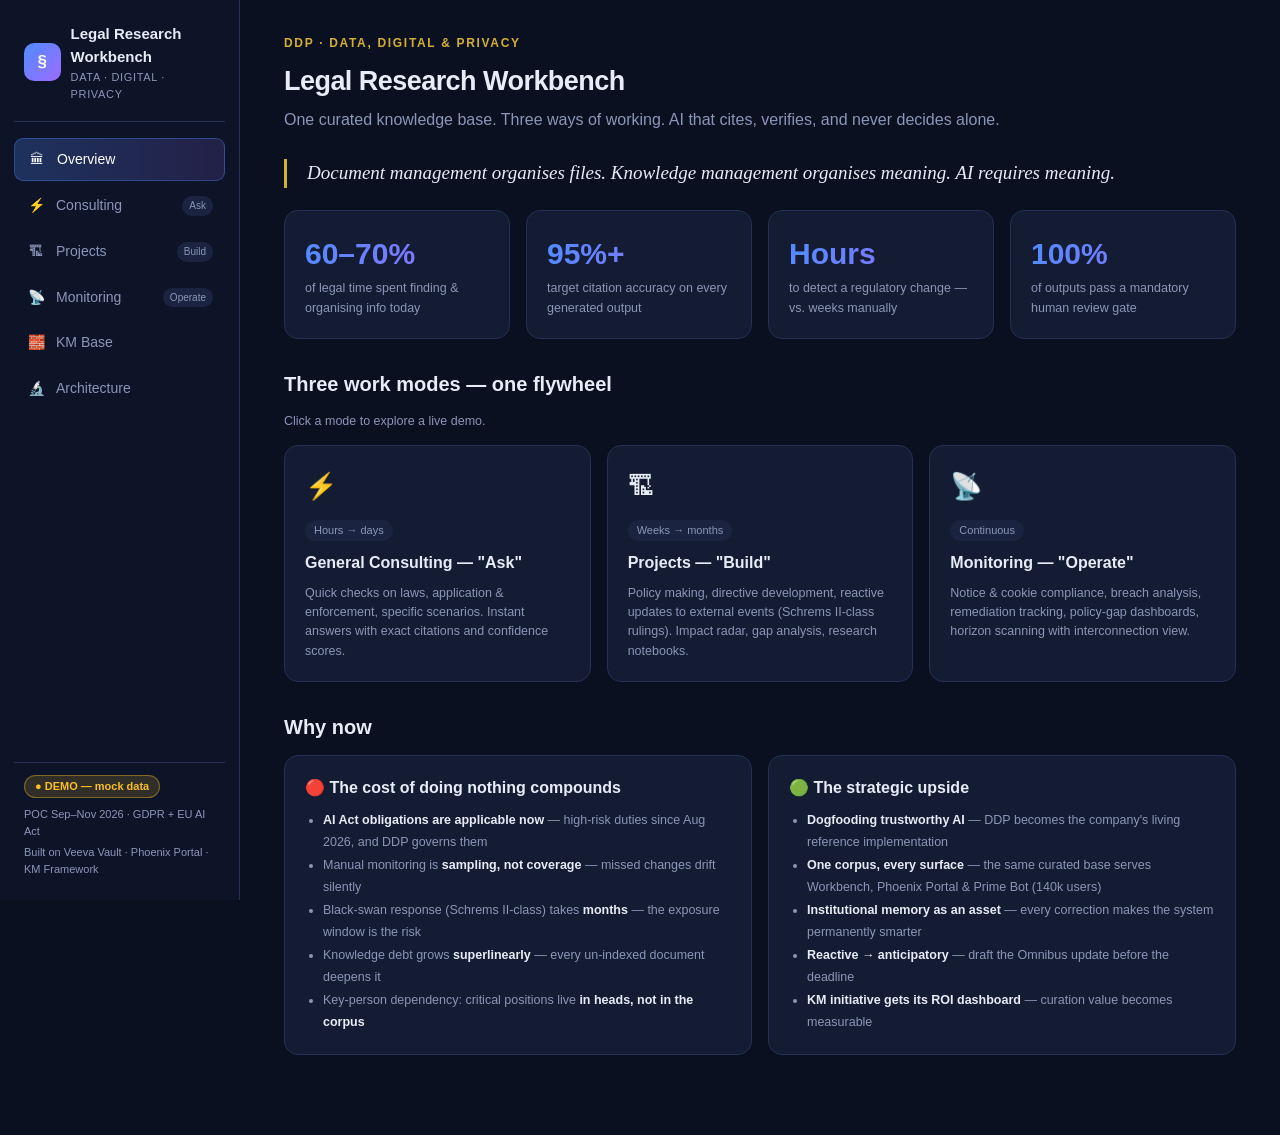
<file: index.html>
<!DOCTYPE html>
<html lang="en">
<head>
<meta charset="UTF-8">
<meta name="viewport" content="width=device-width, initial-scale=1.0">
<title>DDP Legal Research Workbench — Demo</title>
<link rel="stylesheet" href="styles.css">
</head>
<body>
<div class="app">

  <!-- ================= SIDEBAR ================= -->
  <aside class="sidebar">
    <div class="brand">
      <div class="brand-logo">§</div>
      <div>
        <div class="brand-name">Legal Research<br>Workbench</div>
        <div class="brand-sub">Data · Digital · Privacy</div>
      </div>
    </div>
    <nav class="nav">
      <a href="#home" class="nav-link active" data-screen="home"><span class="nav-icon">🏛</span> Overview</a>
      <a href="#ask" class="nav-link" data-screen="ask"><span class="nav-icon">⚡</span> Consulting <span class="nav-tag">Ask</span></a>
      <a href="#projects" class="nav-link" data-screen="projects"><span class="nav-icon">🏗</span> Projects <span class="nav-tag">Build</span></a>
      <a href="#monitoring" class="nav-link" data-screen="monitoring"><span class="nav-icon">📡</span> Monitoring <span class="nav-tag">Operate</span></a>
      <a href="#kmbase" class="nav-link" data-screen="kmbase"><span class="nav-icon">🧱</span> KM Base</a>
      <a href="#architecture" class="nav-link" data-screen="architecture"><span class="nav-icon">🔬</span> Architecture</a>
    </nav>
    <div class="sidebar-footer">
      <span class="demo-pill">● DEMO — mock data</span>
      <div>POC Sep–Nov 2026 · GDPR + EU AI Act</div>
      <div style="margin-top:4px">Built on Veeva Vault · Phoenix Portal · KM Framework</div>
    </div>
  </aside>

  <!-- ================= MAIN ================= -->
  <main class="main">

    <!-- ---------- HOME ---------- -->
    <section id="home" class="screen visible">
      <div class="eyebrow">DDP · Data, Digital &amp; Privacy</div>
      <h1>Legal Research Workbench</h1>
      <p class="lede">One curated knowledge base. Three ways of working. AI that cites, verifies, and never decides alone.</p>

      <div class="hero-quote">
        Document management organises files. Knowledge management organises meaning. AI requires meaning.
      </div>

      <div class="grid grid-4" style="margin-bottom:26px">
        <div class="card stat"><div class="num">60–70%</div><div class="lbl">of legal time spent finding &amp; organising info today</div></div>
        <div class="card stat"><div class="num">95%+</div><div class="lbl">target citation accuracy on every generated output</div></div>
        <div class="card stat"><div class="num">Hours</div><div class="lbl">to detect a regulatory change — vs. weeks manually</div></div>
        <div class="card stat"><div class="num">100%</div><div class="lbl">of outputs pass a mandatory human review gate</div></div>
      </div>

      <h2>Three work modes — one flywheel</h2>
      <p class="muted small" style="margin-bottom:14px">Click a mode to explore a live demo.</p>
      <div class="grid grid-3">
        <div class="card mode-card" onclick="go('ask')">
          <div class="mode-emoji">⚡</div>
          <div class="mode-dur">Hours → days</div>
          <h3>General Consulting — "Ask"</h3>
          <p class="muted small">Quick checks on laws, application &amp; enforcement, specific scenarios. Instant answers with exact citations and confidence scores.</p>
        </div>
        <div class="card mode-card" onclick="go('projects')">
          <div class="mode-emoji">🏗</div>
          <div class="mode-dur">Weeks → months</div>
          <h3>Projects — "Build"</h3>
          <p class="muted small">Policy making, directive development, reactive updates to external events (Schrems II-class rulings). Impact radar, gap analysis, research notebooks.</p>
        </div>
        <div class="card mode-card" onclick="go('monitoring')">
          <div class="mode-emoji">📡</div>
          <div class="mode-dur">Continuous</div>
          <h3>Monitoring — "Operate"</h3>
          <p class="muted small">Notice &amp; cookie compliance, breach analysis, remediation tracking, policy-gap dashboards, horizon scanning with interconnection view.</p>
        </div>
      </div>

      <h2>Why now</h2>
      <div class="grid grid-2">
        <div class="card">
          <h3>🔴 The cost of doing nothing compounds</h3>
          <ul class="small muted" style="padding-left:18px; line-height:1.8">
            <li><strong style="color:var(--text)">AI Act obligations are applicable now</strong> — high-risk duties since Aug 2026, and DDP governs them</li>
            <li>Manual monitoring is <strong style="color:var(--text)">sampling, not coverage</strong> — missed changes drift silently</li>
            <li>Black-swan response (Schrems II-class) takes <strong style="color:var(--text)">months</strong> — the exposure window is the risk</li>
            <li>Knowledge debt grows <strong style="color:var(--text)">superlinearly</strong> — every un-indexed document deepens it</li>
            <li>Key-person dependency: critical positions live <strong style="color:var(--text)">in heads, not in the corpus</strong></li>
          </ul>
        </div>
        <div class="card">
          <h3>🟢 The strategic upside</h3>
          <ul class="small muted" style="padding-left:18px; line-height:1.8">
            <li><strong style="color:var(--text)">Dogfooding trustworthy AI</strong> — DDP becomes the company's living reference implementation</li>
            <li><strong style="color:var(--text)">One corpus, every surface</strong> — the same curated base serves Workbench, Phoenix Portal &amp; Prime Bot (140k users)</li>
            <li><strong style="color:var(--text)">Institutional memory as an asset</strong> — every correction makes the system permanently smarter</li>
            <li><strong style="color:var(--text)">Reactive → anticipatory</strong> — draft the Omnibus update before the deadline</li>
            <li><strong style="color:var(--text)">KM initiative gets its ROI dashboard</strong> — curation value becomes measurable</li>
          </ul>
        </div>
      </div>
    </section>

    <!-- ---------- ASK ---------- -->
    <section id="ask" class="screen">
      <div class="eyebrow">Mode 1 · General Consulting</div>
      <h1>⚡ Ask</h1>
      <p class="lede">One bar, every question. The board answers <strong>live</strong> from the ingested knowledge base — previously answered questions are matched and reused, every exchange is stored and becomes citable. Nothing here is mocked.</p>

      <div class="ask-hero">
        <div class="query-bar ask-main">
          <input id="askInput" type="text" placeholder="Ask anything — e.g. Does the EU AI Act apply to our vendor's patient-triage chatbot?">
          <button class="btn" id="askBtn" onclick="askBoard()">Ask ⏎</button>
        </div>
        <div class="suggest-row" id="suggestBox"></div>
        <div class="thinking" id="thinking"><span class="spinner"></span><span id="thinkText">Consulting the knowledge base…</span></div>
        <div id="streamNew"></div>
        <div id="streamHistory"></div>
      </div>
    </section>

    <!-- ---------- PROJECTS ---------- -->
    <section id="projects" class="screen">
      <div class="eyebrow">Mode 2 · Projects</div>
      <h1>🏗 Build</h1>
      <p class="lede">Structured, multi-week efforts: policy making, directive development, and reactive responses to external events.</p>

      <div class="grid grid-3" id="projList"></div>

      <div id="projDetail" style="display:none; margin-top:24px"></div>
    </section>

    <!-- ---------- MONITORING ---------- -->
    <section id="monitoring" class="screen">
      <div class="eyebrow">Mode 3 · Compliance Monitoring &amp; Automation</div>
      <h1>📡 Operate</h1>
      <p class="lede"><span class="pulse"></span>Live — 6 standing automations. Detection latency for regulatory change: hours, not weeks.</p>

      <div class="grid grid-2" style="margin-bottom:20px">
        <div class="card">
          <h3>🔥 Regulatory feed <span class="small muted">(Monitor → Summarizer, last 48h)</span></h3>
          <div id="feedBox"></div>
        </div>
        <div>
          <div class="card" style="margin-bottom:16px">
            <h3>📋 Policy gap index</h3>
            <div id="gapBars"></div>
          </div>
          <div class="card">
            <h3>🌐 Notice &amp; cookie compliance <span class="small muted">(continuous scan)</span></h3>
            <table>
              <thead><tr><th>Property</th><th>Score</th><th>Deviations</th><th>Age</th></tr></thead>
              <tbody id="noticeTable"></tbody>
            </table>
          </div>
        </div>
      </div>

      <div class="grid grid-3">
        <div class="card">
          <h3>⚖️ Breach pattern base</h3>
          <p class="small muted" style="margin-bottom:10px">Cross-jurisdiction analysis of DPA decisions — evidence-based reportability judgment.</p>
          <div id="breachBox"></div>
        </div>
        <div class="card">
          <h3>🔧 Remediation tracker</h3>
          <p class="small muted" style="margin-bottom:10px">Gap → assignment → resolution, with auto-drafted status reports (human-approved).</p>
          <div id="remBox"></div>
        </div>
        <div class="card">
          <h3>🔭 Horizon radar</h3>
          <p class="small muted" style="margin-bottom:10px">Topic scanning + interconnection alerts across regulatory domains.</p>
          <div id="horizonBox"></div>
        </div>
      </div>
    </section>

    <!-- ---------- KM BASE ---------- -->
    <section id="kmbase" class="screen">
      <div class="eyebrow">The foundation</div>
      <h1>🧱 One Program, Not Two</h1>
      <p class="lede">The Workbench is the <strong style="color:var(--purple)">intelligence surface</strong> of the org-wide KM initiative. Phoenix Portal is where humans <em>read</em> curated knowledge; the Workbench is where AI <em>reasons over</em> it. Same corpus. One asset, two surfaces.</p>

      <div class="tier tier-3" style="margin-bottom:6px">
        <div class="tier-lbl" style="color:var(--purple)">Tier 3 · AI Intelligence Layer — reads curated only</div>
        <div class="small">Monitor · Summarizer · Researcher agents + retrieval pipeline + citation graph queries</div>
      </div>
      <div class="arrow-down">▲ reads only ▼ never writes raw</div>
      <div class="tier tier-2" style="margin-bottom:6px">
        <div class="tier-lbl" style="color:var(--blue)">Tier 2 · Curated Knowledge Base — the KM initiative's product</div>
        <div class="small">Classified · enriched · linked · owner-signed-off · machine-readable metadata (taxonomy v0.2, glossary, cross-references, confidentiality markings)</div>
      </div>
      <div class="arrow-down">▲ curation pipeline ▼</div>
      <div class="tier tier-1" style="margin-bottom:20px">
        <div class="tier-lbl" style="color:var(--muted)">Tier 1 · Raw Sources — immutable</div>
        <div class="small">Veeva Vault (system of record, GxP-validated) · wikis · EDPB · EUR-Lex · DPA websites</div>
      </div>

      <h2>KM practices → AI capabilities (for free)</h2>
      <div class="card" style="padding:6px 20px">
        <table>
          <thead><tr><th>KM practice</th><th>What AI gets seamlessly</th></tr></thead>
          <tbody>
            <tr><td>Vault lifecycle states</td><td>Researcher <strong>never cites a superseded policy</strong>; temporal queries work natively</td></tr>
            <tr><td>Classification metadata</td><td>Structured pre-filters before semantic search → precision without prompt tricks</td></tr>
            <tr><td>Provenance &amp; trust fields</td><td>Confidence scoring is grounded — authoritative docs outrank derivatives</td></tr>
            <tr><td>Confidentiality markings</td><td>RBAC retrieval filtering: AI <strong>can't leak what it can't retrieve</strong></td></tr>
            <tr><td>Taxonomy (dotted IDs)</td><td>An EDPB opinion and the internal consent SOP share node A.1.1.8 — they find each other</td></tr>
            <tr><td>Glossary</td><td>PIA = DPIA normalized before the LLM ever sees the query</td></tr>
            <tr><td>Cross-reference extraction</td><td>The citation graph → powers Gap Analysis, Impact Radar &amp; precedent chains</td></tr>
            <tr><td>Owner sign-off &amp; stewards</td><td>HITL gates have named existing roles — governance, not new burden</td></tr>
            <tr><td>Vault audit trail (21 CFR Pt 11)</td><td>Extends end-to-end: query → chunks → output → review decision</td></tr>
          </tbody>
        </table>
      </div>
      <p class="small muted" style="margin-top:10px"><strong style="color:var(--text)">The seamlessness test:</strong> when KM improves, AI quality improves the same day. KM improvements are AI upgrades without deployments.</p>

      <h2>🌐 External regulatory sources — live ingestion &amp; auto-tagging</h2>
      <p class="small muted" style="margin-bottom:12px">This panel is <strong style="color:var(--text)">live</strong>: add an external regulatory source and the Workbench classifies it against the <strong style="color:var(--text)">DDP Taxonomy v0.2</strong> (Data · Digital · Privacy) — dotted IDs, controlled tags, orthogonal axes (instrument type / jurisdiction / temporal status). Try it with any regulation, guidance or judgment.</p>
      <div class="card" style="margin-bottom:16px">
        <h3 style="margin-bottom:10px">➕ Add external source</h3>
        <div class="grid grid-2" style="gap:10px">
          <div>
            <label class="small muted">Title *</label>
            <input id="srcTitle" type="text" placeholder="e.g. EDPB Guidelines 02/2025 on legitimate interest" style="width:100%">
          </div>
          <div>
            <label class="small muted">Publisher / issuer</label>
            <input id="srcPublisher" type="text" placeholder="e.g. EDPB, EUR-Lex, CJEU, FDPIC" style="width:100%">
          </div>
          <div>
            <label class="small muted">URL</label>
            <input id="srcUrl" type="text" placeholder="https://…" style="width:100%">
          </div>
          <div>
            <label class="small muted">Description / abstract</label>
            <input id="srcDesc" type="text" placeholder="one-line summary of what it covers" style="width:100%">
          </div>
          <div>
            <label class="small muted">Jurisdiction (optional — AI infers)</label>
            <select id="srcJur" style="width:100%"><option value="">— auto-detect —</option></select>
          </div>
          <div>
            <label class="small muted">Instrument type (optional — AI infers)</label>
            <select id="srcInst" style="width:100%"><option value="">— auto-detect —</option></select>
          </div>
        </div>
        <button class="btn" id="srcAdd" onclick="addSource()" style="margin-top:12px">⚡ Add &amp; auto-tag</button>
        <div id="srcStatus" class="small" style="margin-top:10px; display:none"></div>
      </div>
      <div class="card">
        <h3 style="margin-bottom:4px">📚 Source registry <span class="muted small" id="srcCount"></span></h3>
        <p class="small muted" style="margin-bottom:10px">All added sources with their auto-generated metadata — taxonomy IDs, tags, instrument type, jurisdiction, temporal status, confidence. Sorted newest first.</p>
        <div id="srcRegistry"><span class="small muted">Loading registry…</span></div>
      </div>

      <h2>🗄 Knowledge base archive — Q&amp;A organized by taxonomy</h2>
      <p class="small muted" style="margin-bottom:12px">Every exchange from the ⚡ Ask screen is archived here automatically — classified against the DDP Taxonomy v0.2 the moment it is answered, grouped by domain, newest first within each group. This is the living memory the board consults before answering anything new.</p>
      <div class="card" style="margin-bottom:16px">
        <div id="qaArchive"><span class="small muted">Loading archive…</span></div>
      </div>

      <h2>The reverse flow — the Workbench is KM's best instrument</h2>
      <div class="grid grid-2">
        <div class="card">
          <ul class="small" style="padding-left:18px; line-height:1.9">
            <li><strong>Gap flags</strong> → demand-ranked curation backlog</li>
            <li><strong>Citation frequency</strong> → which policies are load-bearing vs. dead weight</li>
            <li><strong>Human corrections</strong> → direct feedback to taxonomy stewards</li>
            <li><strong>Unanswered rate</strong> → the measurable KM health KPI the program never had</li>
          </ul>
        </div>
        <div class="card" style="display:flex; flex-direction:column; justify-content:center">
          <div class="hero-quote" style="margin:0; font-size:16.5px">The KM initiative builds the asset.<br>The Workbench monetizes it.<br><span class="muted" style="font-size:14px">The AI budget justifies the KM budget — while KM de-risks the AI.</span></div>
        </div>
      </div>
    </section>

    <!-- ---------- ARCHITECTURE ---------- -->
    <section id="architecture" class="screen">
      <div class="eyebrow">For the development team</div>
      <h1>🔬 How it works</h1>
      <p class="lede">Three agents, one hybrid retrieval pipeline, mandatory human-in-the-loop. Low autonomy by design.</p>

      <div class="agent-row">
        <div class="card" style="border-top:3px solid var(--blue)">
          <h3>🔍 Monitor — "The Sentinel"</h3>
          <p class="small muted">Scheduled (6h) + event-driven. Watches EDPB, EUR-Lex, 3–5 expert sources, selected DPAs. Emits structured events: <code>{source, type, url, change_delta}</code>. <strong style="color:var(--text)">Does not interpret.</strong></p>
          <div style="margin-top:10px"><span class="badge b-blue">Cron + queue</span> <span class="badge b-med">HITL: source approval</span></div>
        </div>
        <div class="card" style="border-top:3px solid var(--purple)">
          <h3>📋 Summarizer — "The Librarian"</h3>
          <p class="small muted">Raw event → structured summary (≤500w) + embeddings + relevance/risk tags + citation links to internal policies. Triggers alerts on high impact. <strong style="color:var(--text)">Does not answer users.</strong></p>
          <div style="margin-top:10px"><span class="badge b-purple">Queue consumer</span> <span class="badge b-med">HITL: spot-checks</span></div>
        </div>
        <div class="card" style="border-top:3px solid var(--green)">
          <h3>🧠 Researcher — "The Counsel"</h3>
          <p class="small muted">User query → parse → hybrid retrieval → citation-verified synthesis → confidence scores → gap flags → <strong style="color:var(--text)">mandatory human review gate</strong>. Does not crawl live or decide autonomously.</p>
          <div style="margin-top:10px"><span class="badge b-high">Interactive</span> <span class="badge b-low">HITL: approval mandatory</span></div>
        </div>
      </div>

      <h2>Retrieval pipeline (why generic RAG fails for legal)</h2>
      <div class="card">
        <div style="display:flex; flex-wrap:wrap; gap:8px; align-items:center; font-size:13px">
          <span class="badge b-blue">Query parser</span> →
          <span class="badge b-blue">Vector search (top-20)</span> +
          <span class="badge b-blue">BM25 (top-20)</span> →
          <span class="badge b-purple">Reciprocal rank fusion</span> →
          <span class="badge b-purple">Context builder (cross-refs, temporal)</span> →
          <span class="badge b-high">LLM synthesis</span> →
          <span class="badge b-med">Claim verification (NLI)</span> →
          <span class="badge b-low">Human gate</span>
        </div>
        <ul class="small muted" style="margin-top:14px; padding-left:18px; line-height:1.8">
          <li><strong style="color:var(--text)">Legal-aware chunking</strong> — Article → Paragraph → Point, never token counts. Art. 6(1)(b) ≠ Art. 6(2).</li>
          <li><strong style="color:var(--text)">Citation graph</strong> — edges: AMENDS · INTERPRETS · REFERENCES · IMPLEMENTS · SUPERSEDES · APPLIES_TO · CONFLICTS_WITH</li>
          <li><strong style="color:var(--text)">Anti-hallucination</strong> — every claim: ✅ SUPPORTED · ⚠️ PARTIAL · ❌ UNSUPPORTED (removed) · 🚫 FABRICATED (removed + logged)</li>
          <li><strong style="color:var(--text)">Temporal versioning</strong> — "what did Art. 6 say in 2020 vs. now"</li>
        </ul>
      </div>

      <h2>Indicative stack</h2>
      <div class="card" style="padding:6px 20px">
        <table>
          <tbody>
            <tr><td><strong>Embeddings</strong></td><td>text-embedding-3-large / Cohere embed-v4</td></tr>
            <tr><td><strong>Vector DB</strong></td><td>Qdrant (filtered search + payload indexing)</td></tr>
            <tr><td><strong>Keyword</strong></td><td>Elasticsearch / Meilisearch (BM25)</td></tr>
            <tr><td><strong>Graph</strong></td><td>Neo4j / FalkorDB (precedent chains)</td></tr>
            <tr><td><strong>Verification</strong></td><td>NLI cross-encoder (self-hosted) or LLM-as-verifier</td></tr>
            <tr><td><strong>System of record</strong></td><td>Veeva Vault APIs (bulk + incremental read-out — Week 1 validation)</td></tr>
            <tr><td><strong>Orchestration</strong></td><td>LangGraph or custom, on internal AI platform</td></tr>
          </tbody>
        </table>
      </div>

      <h2>POC plan (10 weeks)</h2>
      <div class="card" style="padding:6px 20px">
        <table>
          <thead><tr><th>Weeks</th><th>Milestone</th><th>Mode proven</th></tr></thead>
          <tbody>
            <tr><td>1–3</td><td>Monitor: 3–5 external sources, reliable detection</td><td>Operate</td></tr>
            <tr><td>3–5</td><td>Summarizer: summaries + embeddings + vector store</td><td>Operate</td></tr>
            <tr><td>5–8</td><td>Researcher: cited Q&amp;A + one output format (position paper)</td><td>Ask + Build</td></tr>
            <tr><td>8–10</td><td>Integration: feedback loops, review gates, 10+ pilot users</td><td>All three</td></tr>
          </tbody>
        </table>
      </div>
      <p class="small muted" style="margin-top:10px">Security: low-autonomy design — least privilege, zero-trust execution, container isolation, agents never hold long-lived credentials. Full audit trail on every action.</p>
    </section>

  </main>
</div>

<div class="toast" id="toast"></div>

<script src="supabase.js"></script>
<script src="data.js"></script>
<script src="app.js"></script>
</body>
</html>
</file>
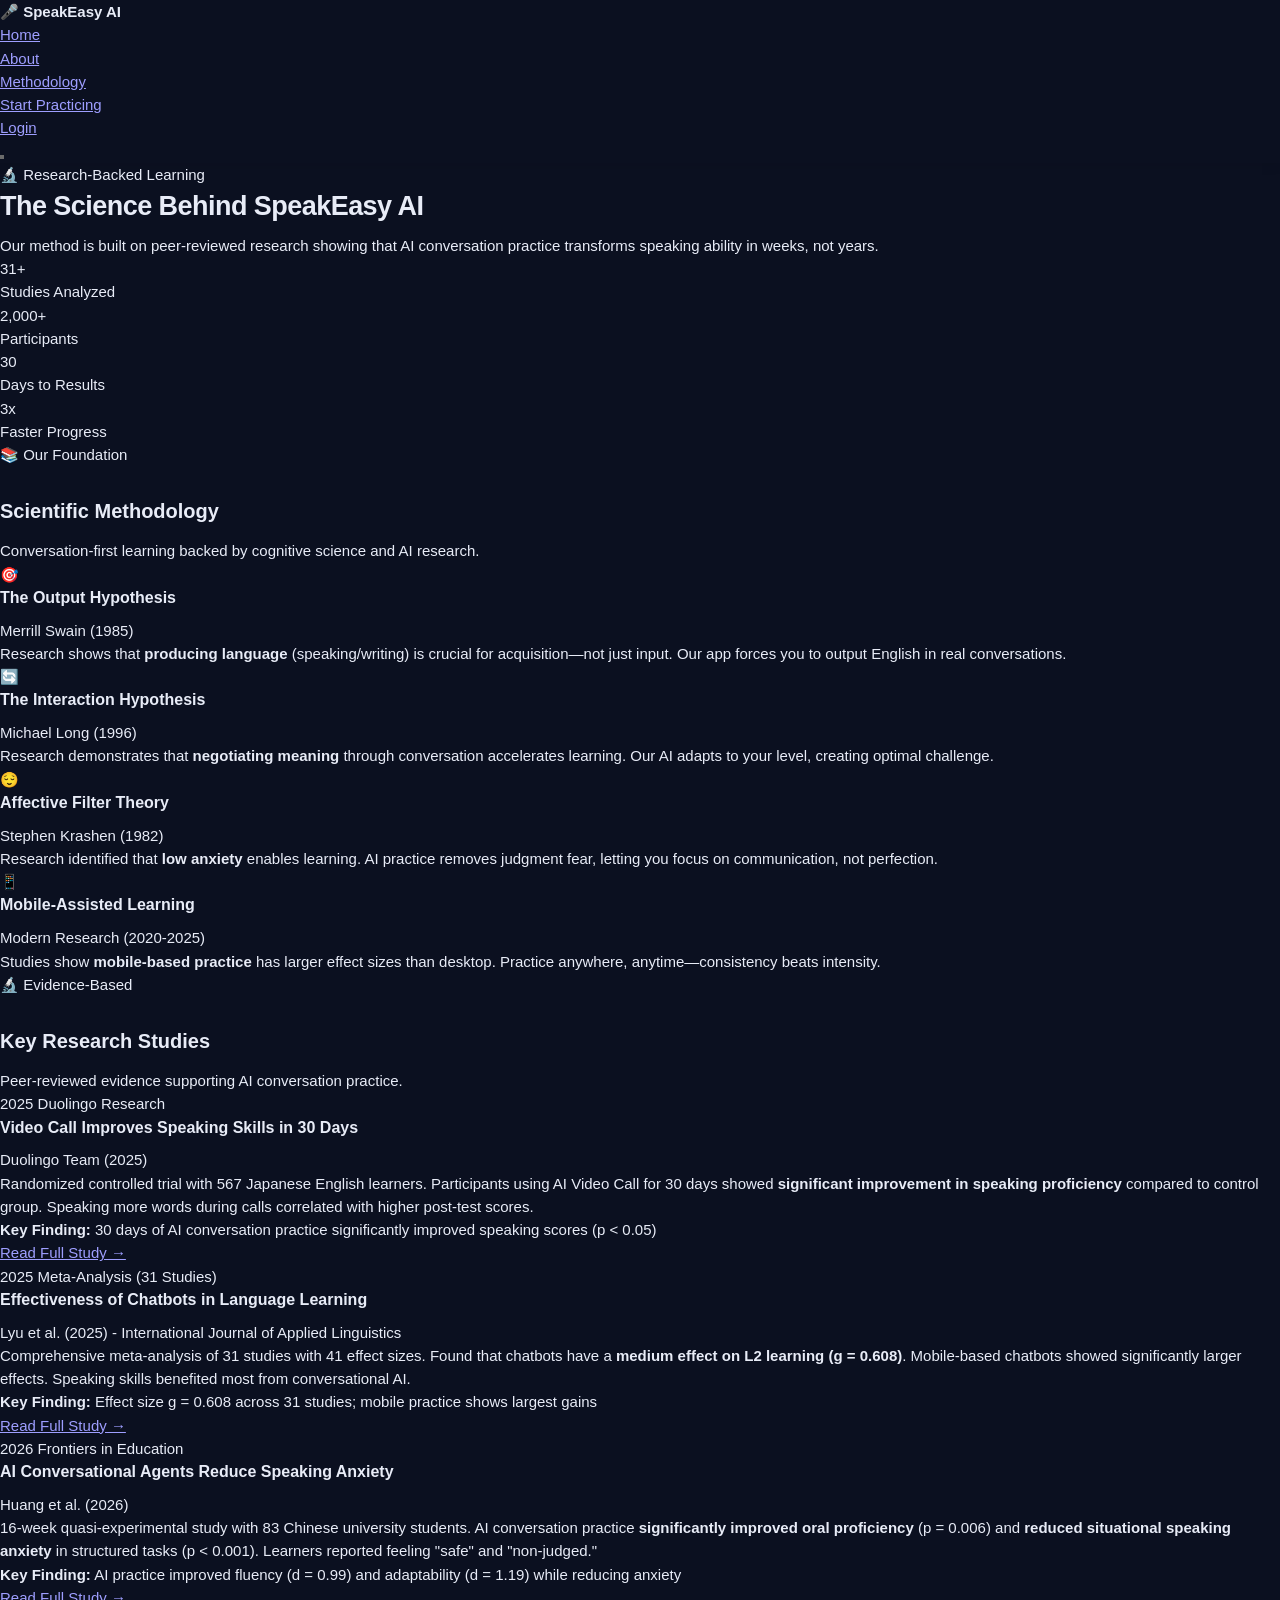
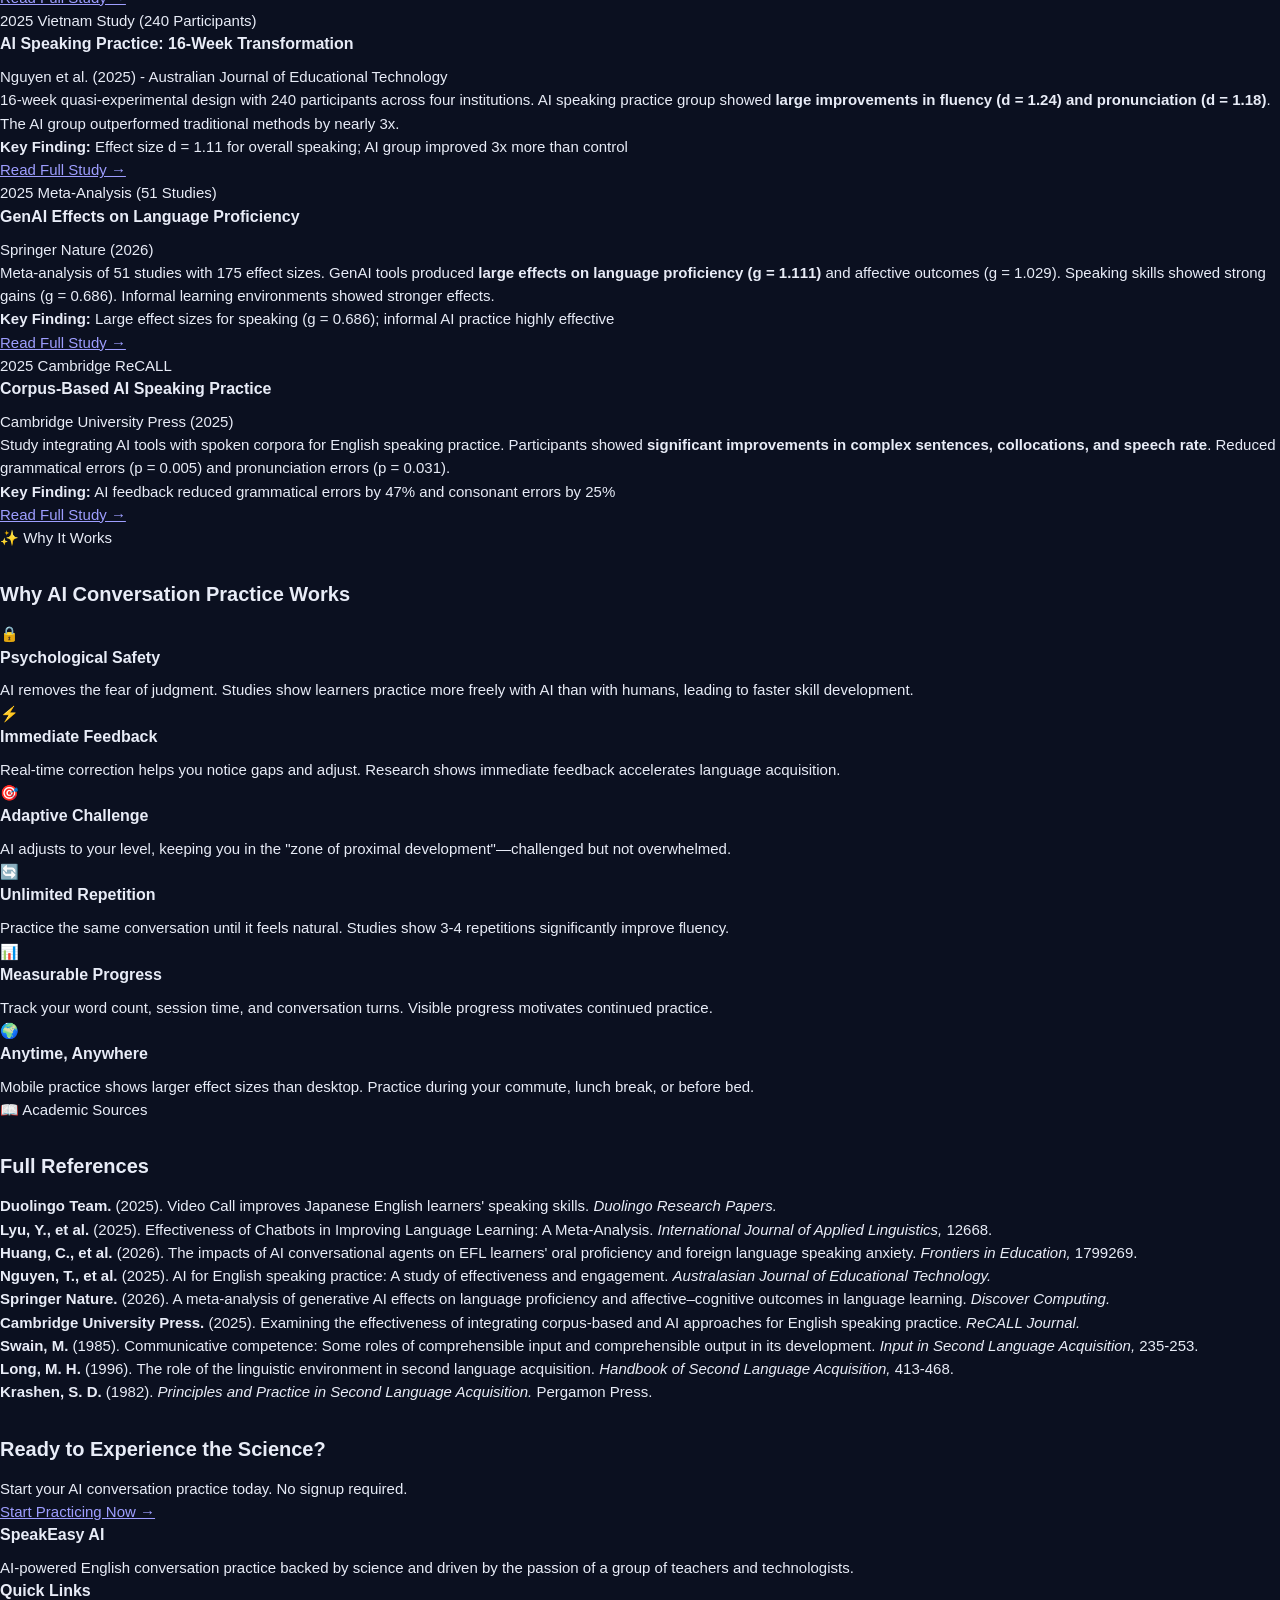
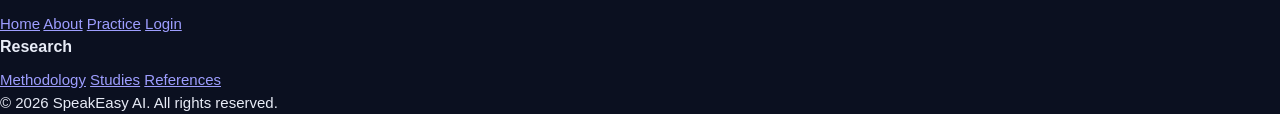
<file: frontend/about.html>
<!DOCTYPE html>
<html lang="en">
<head>
    <meta charset="UTF-8">
    <meta name="viewport" content="width=device-width, initial-scale=1.0">
    <meta name="description" content="Learn about the science behind SpeakEasy AI's conversation-based English learning method.">
    <title>About - SpeakEasy AI</title>
    <link rel="stylesheet" href="styles.css?v=20260820">
</head>
<body>
    <!-- Navigation -->
    <nav class="navbar">
        <div class="container">
            <div class="nav-brand">
                <span class="logo">🎤</span>
                <span class="brand-name">SpeakEasy AI</span>
            </div>
            <ul class="nav-menu">
                <li><a href="index.html">Home</a></li>
                <li><a href="about.html" class="active">About</a></li>
                <li><a href="methodology.html">Methodology</a></li>
                <li><a href="practice.html" class="cta-btn">Start Practicing</a></li>
                <li><a href="login.html">Login</a></li>
            </ul>
            <button class="mobile-menu-toggle" aria-label="Toggle menu">
                <span></span>
                <span></span>
                <span></span>
            </button>
        </div>
    </nav>

    <!-- Hero Section -->
    <section class="about-hero">
        <div class="about-hero-content">
            <div class="about-hero-badge">🔬 Research-Backed Learning</div>
            <h1>The Science Behind SpeakEasy AI</h1>
            <p class="about-hero-subtitle">Our method is built on peer-reviewed research showing that AI conversation practice transforms speaking ability in weeks, not years.</p>
            <div class="about-hero-stats">
                <div class="about-stat">
                    <div class="about-stat-number">31+</div>
                    <div class="about-stat-label">Studies Analyzed</div>
                </div>
                <div class="about-stat">
                    <div class="about-stat-number">2,000+</div>
                    <div class="about-stat-label">Participants</div>
                </div>
                <div class="about-stat">
                    <div class="about-stat-number">30</div>
                    <div class="about-stat-label">Days to Results</div>
                </div>
                <div class="about-stat">
                    <div class="about-stat-number">3x</div>
                    <div class="about-stat-label">Faster Progress</div>
                </div>
            </div>
        </div>
    </section>

    <!-- Methodology Section -->
    <section id="methodology" class="methodology-section">
        <div class="methodology-container">
            <div class="methodology-header">
                <div class="methodology-badge">📚 Our Foundation</div>
                <h2>Scientific Methodology</h2>
                <p class="methodology-intro">Conversation-first learning backed by cognitive science and AI research.</p>
            </div>
            
            <div class="methodology-grid">
                <div class="methodology-card">
                    <div class="methodology-icon">🎯</div>
                    <h3>The Output Hypothesis</h3>
                    <p class="methodology-researcher">Merrill Swain (1985)</p>
                    <p>Research shows that <strong>producing language</strong> (speaking/writing) is crucial for acquisition—not just input. Our app forces you to output English in real conversations.</p>
                </div>
                <div class="methodology-card">
                    <div class="methodology-icon">🔄</div>
                    <h3>The Interaction Hypothesis</h3>
                    <p class="methodology-researcher">Michael Long (1996)</p>
                    <p>Research demonstrates that <strong>negotiating meaning</strong> through conversation accelerates learning. Our AI adapts to your level, creating optimal challenge.</p>
                </div>
                <div class="methodology-card">
                    <div class="methodology-icon">😌</div>
                    <h3>Affective Filter Theory</h3>
                    <p class="methodology-researcher">Stephen Krashen (1982)</p>
                    <p>Research identified that <strong>low anxiety</strong> enables learning. AI practice removes judgment fear, letting you focus on communication, not perfection.</p>
                </div>
                <div class="methodology-card">
                    <div class="methodology-icon">📱</div>
                    <h3>Mobile-Assisted Learning</h3>
                    <p class="methodology-researcher">Modern Research (2020-2025)</p>
                    <p>Studies show <strong>mobile-based practice</strong> has larger effect sizes than desktop. Practice anywhere, anytime—consistency beats intensity.</p>
                </div>
            </div>
        </div>
    </section>

    <!-- Research Studies Section -->
    <section id="studies" class="studies-section">
        <div class="studies-container">
            <div class="studies-header">
                <div class="studies-badge">🔬 Evidence-Based</div>
                <h2>Key Research Studies</h2>
                <p class="studies-intro">Peer-reviewed evidence supporting AI conversation practice.</p>
            </div>
            
            <div class="studies-list">
                <div class="study-card">
                    <div class="study-header">
                        <div class="study-meta">
                            <span class="study-year">2025</span>
                            <span class="study-journal">Duolingo Research</span>
                        </div>
                        <h3>Video Call Improves Speaking Skills in 30 Days</h3>
                        <p class="study-authors">Duolingo Team (2025)</p>
                    </div>
                    <div class="study-body">
                        <p class="study-description">Randomized controlled trial with 567 Japanese English learners. Participants using AI Video Call for 30 days showed <strong>significant improvement in speaking proficiency</strong> compared to control group. Speaking more words during calls correlated with higher post-test scores.</p>
                        <div class="study-finding">
                            <strong>Key Finding:</strong> 30 days of AI conversation practice significantly improved speaking scores (p < 0.05)
                        </div>
                    </div>
                    <div class="study-footer">
                        <a href="https://duolingo-papers.s3.amazonaws.com/reports/Duolingo_whitepaper_language_video_call_improves_speaking_2025.pdf" target="_blank" class="study-link">Read Full Study →</a>
                    </div>
                </div>

                <div class="study-card">
                    <div class="study-header">
                        <div class="study-meta">
                            <span class="study-year">2025</span>
                            <span class="study-journal">Meta-Analysis (31 Studies)</span>
                        </div>
                        <h3>Effectiveness of Chatbots in Language Learning</h3>
                        <p class="study-authors">Lyu et al. (2025) - International Journal of Applied Linguistics</p>
                    </div>
                    <div class="study-body">
                        <p class="study-description">Comprehensive meta-analysis of 31 studies with 41 effect sizes. Found that chatbots have a <strong>medium effect on L2 learning (g = 0.608)</strong>. Mobile-based chatbots showed significantly larger effects. Speaking skills benefited most from conversational AI.</p>
                        <div class="study-finding">
                            <strong>Key Finding:</strong> Effect size g = 0.608 across 31 studies; mobile practice shows largest gains
                        </div>
                    </div>
                    <div class="study-footer">
                        <a href="https://onlinelibrary.wiley.com/doi/full/10.1111/ijal.12668" target="_blank" class="study-link">Read Full Study →</a>
                    </div>
                </div>

                <div class="study-card">
                    <div class="study-header">
                        <div class="study-meta">
                            <span class="study-year">2026</span>
                            <span class="study-journal">Frontiers in Education</span>
                        </div>
                        <h3>AI Conversational Agents Reduce Speaking Anxiety</h3>
                        <p class="study-authors">Huang et al. (2026)</p>
                    </div>
                    <div class="study-body">
                        <p class="study-description">16-week quasi-experimental study with 83 Chinese university students. AI conversation practice <strong>significantly improved oral proficiency</strong> (p = 0.006) and <strong>reduced situational speaking anxiety</strong> in structured tasks (p < 0.001). Learners reported feeling "safe" and "non-judged."</p>
                        <div class="study-finding">
                            <strong>Key Finding:</strong> AI practice improved fluency (d = 0.99) and adaptability (d = 1.19) while reducing anxiety
                        </div>
                    </div>
                    <div class="study-footer">
                        <a href="https://www.frontiersin.org/journals/education/articles/10.3389/feduc.2026.1799269/full" target="_blank" class="study-link">Read Full Study →</a>
                    </div>
                </div>

                <div class="study-card">
                    <div class="study-header">
                        <div class="study-meta">
                            <span class="study-year">2025</span>
                            <span class="study-journal">Vietnam Study (240 Participants)</span>
                        </div>
                        <h3>AI Speaking Practice: 16-Week Transformation</h3>
                        <p class="study-authors">Nguyen et al. (2025) - Australian Journal of Educational Technology</p>
                    </div>
                    <div class="study-body">
                        <p class="study-description">16-week quasi-experimental design with 240 participants across four institutions. AI speaking practice group showed <strong>large improvements in fluency (d = 1.24) and pronunciation (d = 1.18)</strong>. The AI group outperformed traditional methods by nearly 3x.</p>
                        <div class="study-finding">
                            <strong>Key Finding:</strong> Effect size d = 1.11 for overall speaking; AI group improved 3x more than control
                        </div>
                    </div>
                    <div class="study-footer">
                        <a href="https://ajet.org.au/index.php/AJET/article/download/10050/2185/34379" target="_blank" class="study-link">Read Full Study →</a>
                    </div>
                </div>

                <div class="study-card">
                    <div class="study-header">
                        <div class="study-meta">
                            <span class="study-year">2025</span>
                            <span class="study-journal">Meta-Analysis (51 Studies)</span>
                        </div>
                        <h3>GenAI Effects on Language Proficiency</h3>
                        <p class="study-authors">Springer Nature (2026)</p>
                    </div>
                    <div class="study-body">
                        <p class="study-description">Meta-analysis of 51 studies with 175 effect sizes. GenAI tools produced <strong>large effects on language proficiency (g = 1.111)</strong> and affective outcomes (g = 1.029). Speaking skills showed strong gains (g = 0.686). Informal learning environments showed stronger effects.</p>
                        <div class="study-finding">
                            <strong>Key Finding:</strong> Large effect sizes for speaking (g = 0.686); informal AI practice highly effective
                        </div>
                    </div>
                    <div class="study-footer">
                        <a href="https://link.springer.com/article/10.1007/s10791-026-10015-1" target="_blank" class="study-link">Read Full Study →</a>
                    </div>
                </div>

                <div class="study-card">
                    <div class="study-header">
                        <div class="study-meta">
                            <span class="study-year">2025</span>
                            <span class="study-journal">Cambridge ReCALL</span>
                        </div>
                        <h3>Corpus-Based AI Speaking Practice</h3>
                        <p class="study-authors">Cambridge University Press (2025)</p>
                    </div>
                    <div class="study-body">
                        <p class="study-description">Study integrating AI tools with spoken corpora for English speaking practice. Participants showed <strong>significant improvements in complex sentences, collocations, and speech rate</strong>. Reduced grammatical errors (p = 0.005) and pronunciation errors (p = 0.031).</p>
                        <div class="study-finding">
                            <strong>Key Finding:</strong> AI feedback reduced grammatical errors by 47% and consonant errors by 25%
                        </div>
                    </div>
                    <div class="study-footer">
                        <a href="https://www.cambridge.org/core/journals/recall/article/examining-the-effectiveness-of-integrating-corpusbased-and-ai-approaches-for-english-speaking-practice/BAFD0361FC38CC22F1E6B1392370D3A0" target="_blank" class="study-link">Read Full Study →</a>
                    </div>
                </div>
            </div>
        </div>
    </section>

    <!-- Why It Works Section -->
    <section class="benefits-section">
        <div class="benefits-container">
            <div class="benefits-header">
                <div class="benefits-badge">✨ Why It Works</div>
                <h2>Why AI Conversation Practice Works</h2>
            </div>
            
            <div class="benefits-grid">
                <div class="benefit-card">
                    <div class="benefit-icon">🔒</div>
                    <h3>Psychological Safety</h3>
                    <p>AI removes the fear of judgment. Studies show learners practice more freely with AI than with humans, leading to faster skill development.</p>
                </div>
                <div class="benefit-card">
                    <div class="benefit-icon">⚡</div>
                    <h3>Immediate Feedback</h3>
                    <p>Real-time correction helps you notice gaps and adjust. Research shows immediate feedback accelerates language acquisition.</p>
                </div>
                <div class="benefit-card">
                    <div class="benefit-icon">🎯</div>
                    <h3>Adaptive Challenge</h3>
                    <p>AI adjusts to your level, keeping you in the "zone of proximal development"—challenged but not overwhelmed.</p>
                </div>
                <div class="benefit-card">
                    <div class="benefit-icon">🔄</div>
                    <h3>Unlimited Repetition</h3>
                    <p>Practice the same conversation until it feels natural. Studies show 3-4 repetitions significantly improve fluency.</p>
                </div>
                <div class="benefit-card">
                    <div class="benefit-icon">📊</div>
                    <h3>Measurable Progress</h3>
                    <p>Track your word count, session time, and conversation turns. Visible progress motivates continued practice.</p>
                </div>
                <div class="benefit-card">
                    <div class="benefit-icon">🌍</div>
                    <h3>Anytime, Anywhere</h3>
                    <p>Mobile practice shows larger effect sizes than desktop. Practice during your commute, lunch break, or before bed.</p>
                </div>
            </div>
        </div>
    </section>

    <!-- References Section -->
    <section id="references" class="references-section">
        <div class="references-container">
            <div class="references-header">
                <div class="references-badge">📖 Academic Sources</div>
                <h2>Full References</h2>
            </div>
            
            <div class="references-list">
                <div class="reference-item">
                    <p><strong>Duolingo Team.</strong> (2025). Video Call improves Japanese English learners' speaking skills. <em>Duolingo Research Papers.</em></p>
                </div>
                <div class="reference-item">
                    <p><strong>Lyu, Y., et al.</strong> (2025). Effectiveness of Chatbots in Improving Language Learning: A Meta-Analysis. <em>International Journal of Applied Linguistics,</em> 12668.</p>
                </div>
                <div class="reference-item">
                    <p><strong>Huang, C., et al.</strong> (2026). The impacts of AI conversational agents on EFL learners' oral proficiency and foreign language speaking anxiety. <em>Frontiers in Education,</em> 1799269.</p>
                </div>
                <div class="reference-item">
                    <p><strong>Nguyen, T., et al.</strong> (2025). AI for English speaking practice: A study of effectiveness and engagement. <em>Australasian Journal of Educational Technology.</em></p>
                </div>
                <div class="reference-item">
                    <p><strong>Springer Nature.</strong> (2026). A meta-analysis of generative AI effects on language proficiency and affective–cognitive outcomes in language learning. <em>Discover Computing.</em></p>
                </div>
                <div class="reference-item">
                    <p><strong>Cambridge University Press.</strong> (2025). Examining the effectiveness of integrating corpus-based and AI approaches for English speaking practice. <em>ReCALL Journal.</em></p>
                </div>
                <div class="reference-item">
                    <p><strong>Swain, M.</strong> (1985). Communicative competence: Some roles of comprehensible input and comprehensible output in its development. <em>Input in Second Language Acquisition,</em> 235-253.</p>
                </div>
                <div class="reference-item">
                    <p><strong>Long, M. H.</strong> (1996). The role of the linguistic environment in second language acquisition. <em>Handbook of Second Language Acquisition,</em> 413-468.</p>
                </div>
                <div class="reference-item">
                    <p><strong>Krashen, S. D.</strong> (1982). <em>Principles and Practice in Second Language Acquisition.</em> Pergamon Press.</p>
                </div>
            </div>
        </div>
    </section>

    <!-- CTA Section -->
    <section class="final-cta">
        <div class="cta-container">
            <h2>Ready to Experience the Science?</h2>
            <p>Start your AI conversation practice today. No signup required.</p>
            <a href="practice.html" class="cta-button-large">Start Practicing Now →</a>
        </div>
    </section>

    <!-- Footer -->
    <footer class="footer">
        <div class="footer-content">
            <div class="footer-brand">
                <h3>SpeakEasy AI</h3>
                <p>AI-powered English conversation practice backed by science and driven by the passion of a group of teachers and technologists.</p>
            </div>
            <div class="footer-links">
                <h3>Quick Links</h3>
                <a href="index.html">Home</a>
                <a href="about.html">About</a>
                <a href="practice.html">Practice</a>
                <a href="login.html">Login</a>
            </div>
            <div class="footer-links">
                <h3>Research</h3>
                <a href="#methodology">Methodology</a>
                <a href="#studies">Studies</a>
                <a href="#references">References</a>
            </div>
        </div>
        <div class="footer-bottom">
            <p>&copy; 2026 SpeakEasy AI. All rights reserved.</p>
        </div>
    </footer>

    <script src="main.js"></script>
</body>
</html>
</file>
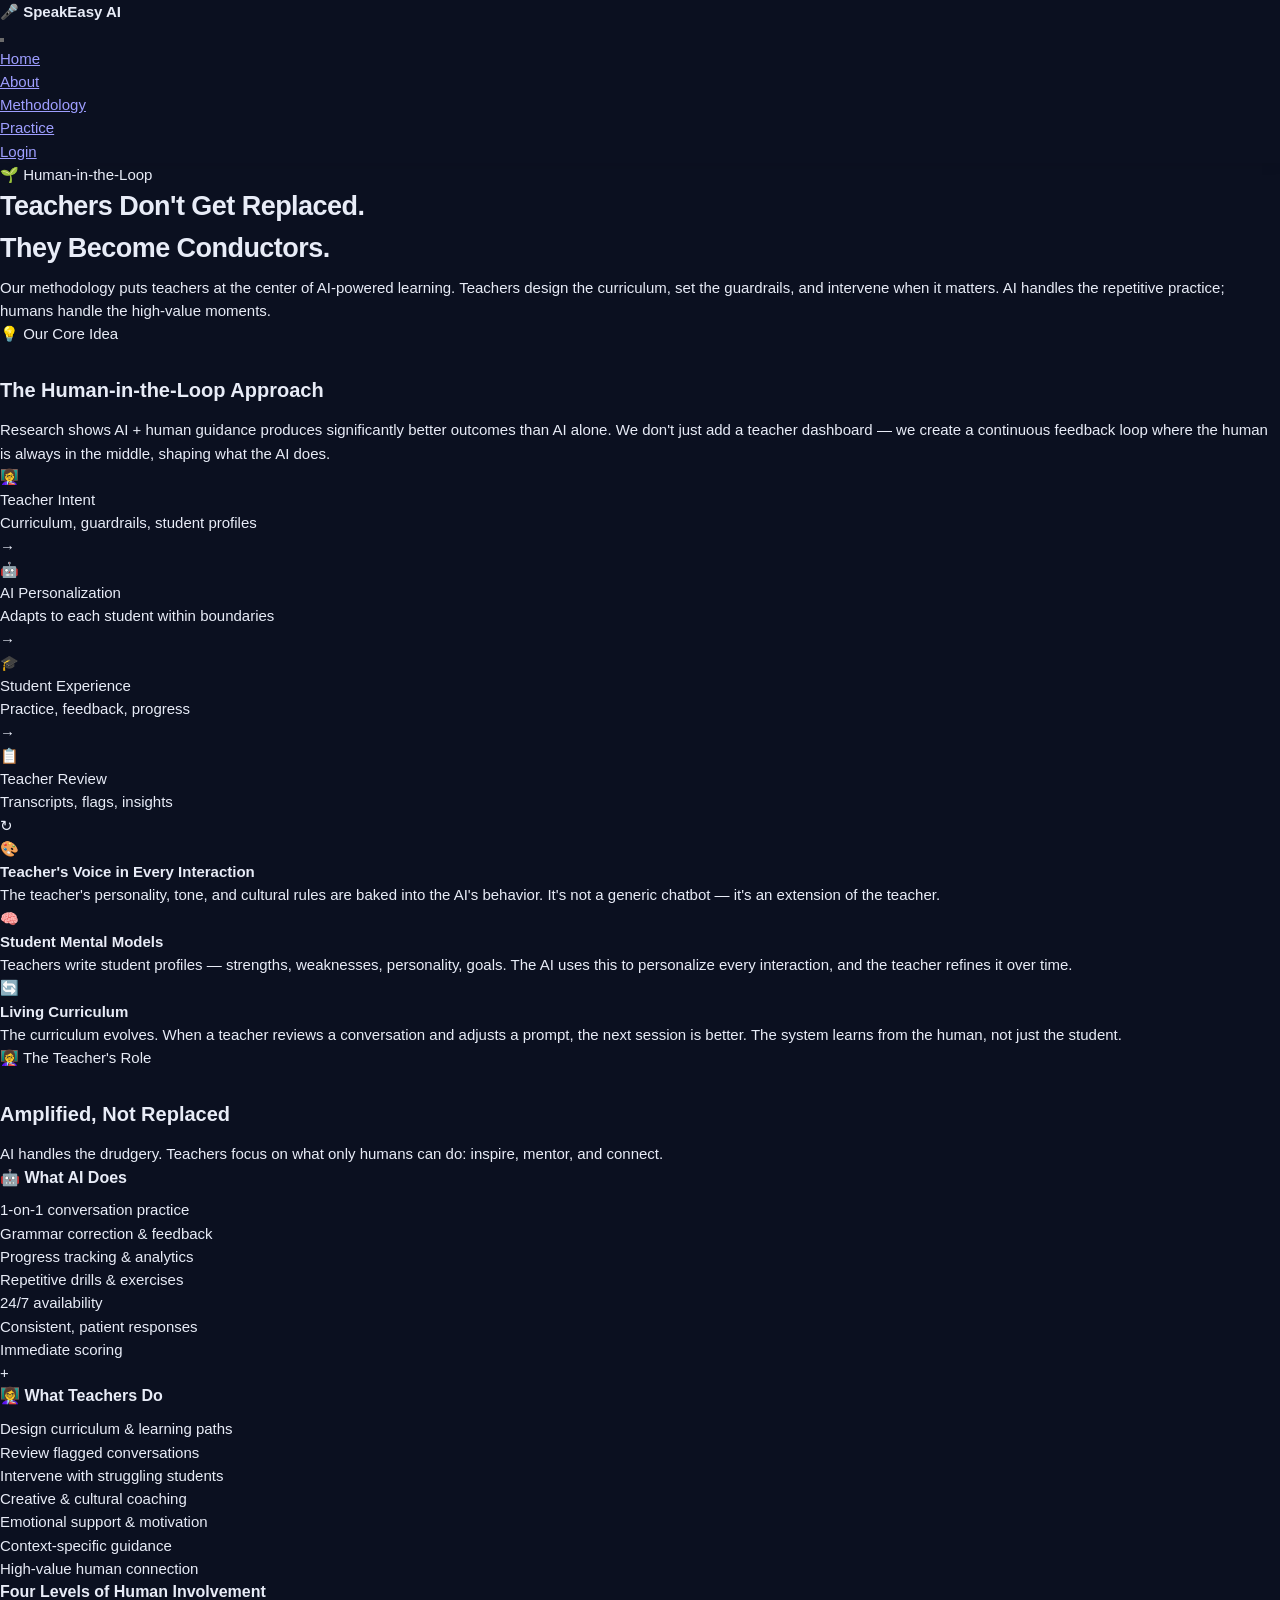
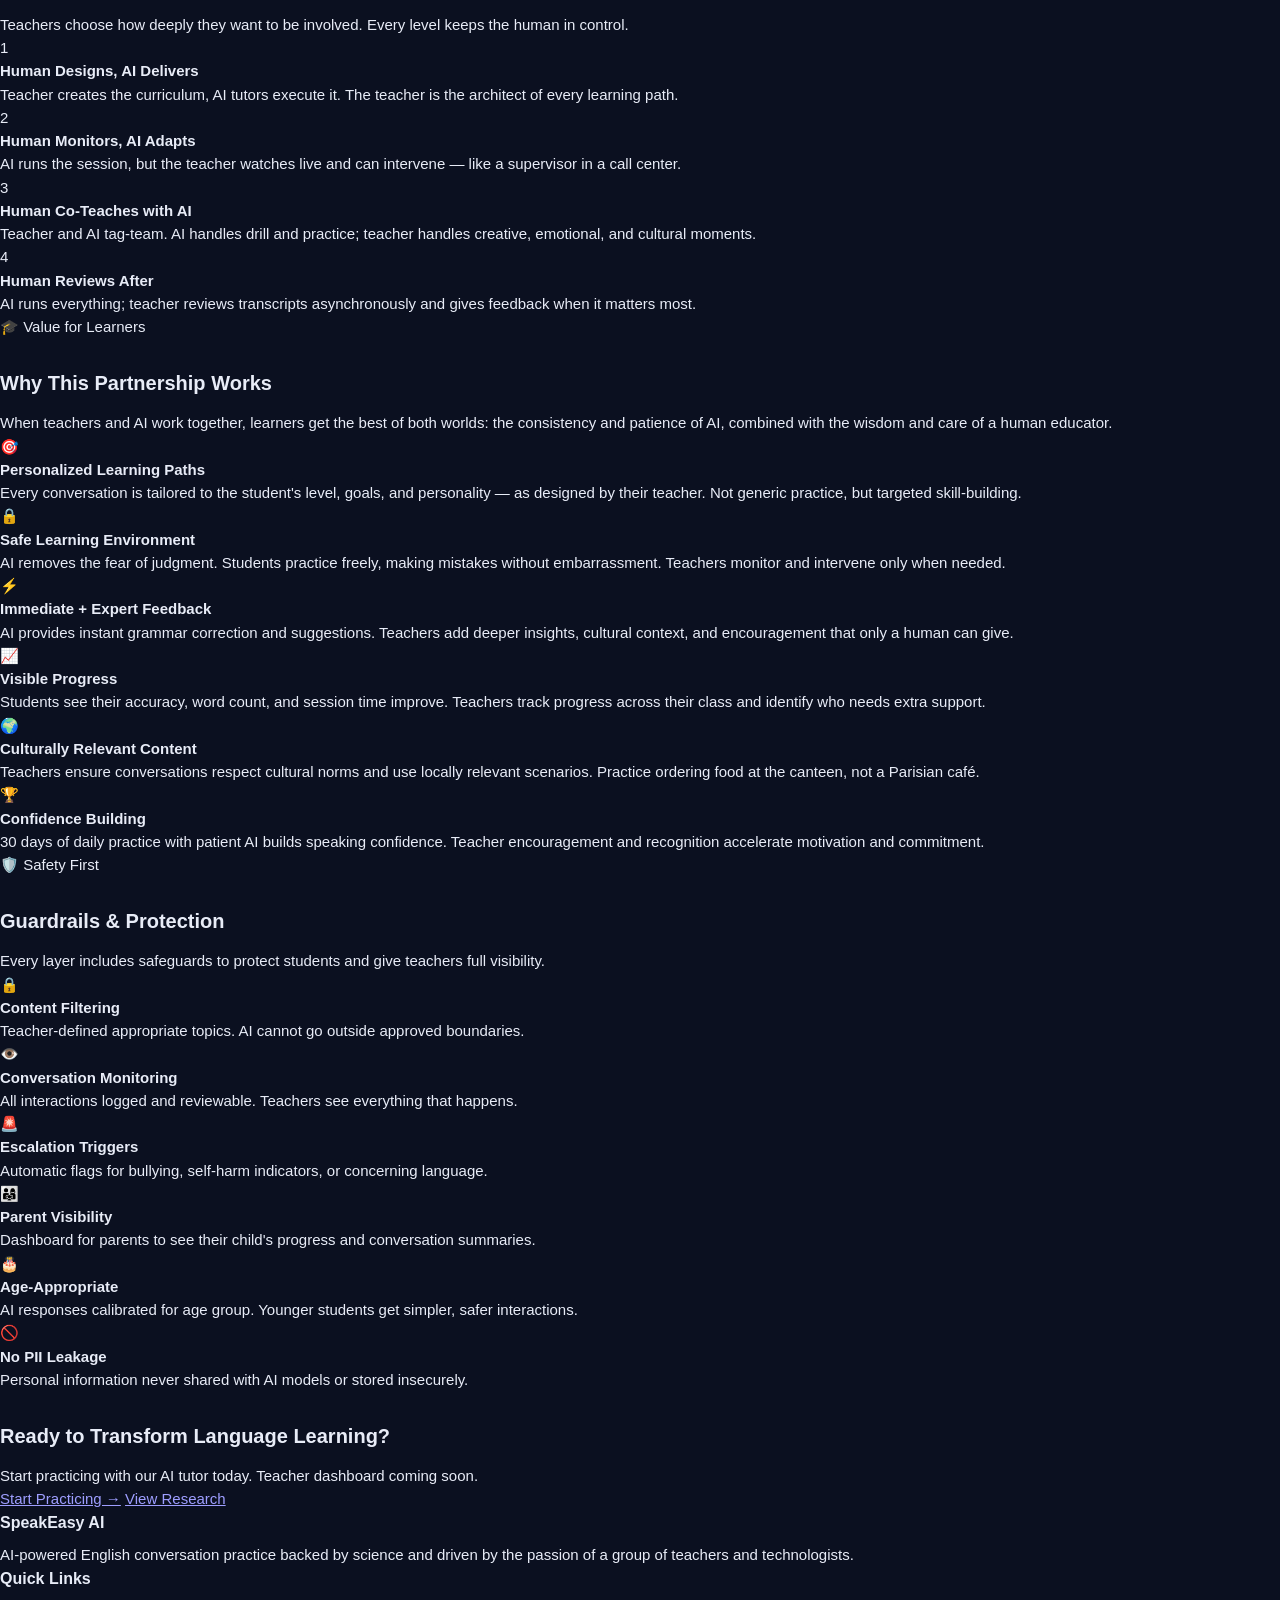
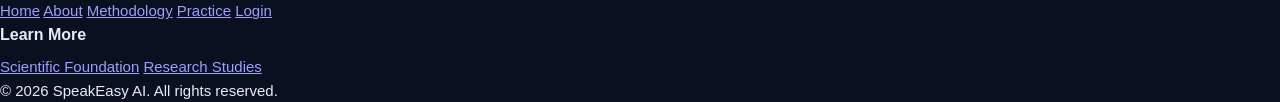
<file: frontend/methodology.html>
<!DOCTYPE html>
<html lang="en">
<head>
    <meta charset="UTF-8">
    <meta name="viewport" content="width=device-width, initial-scale=1.0">
    <meta name="description" content="SpeakEasy AI's human-in-the-loop methodology: how teachers and AI work together to transform language learning.">
    <title>Methodology - SpeakEasy AI</title>
    <link rel="stylesheet" href="styles.css?v=20260820">
</head>
<body>
    <!-- Navigation -->
    <nav class="navbar">
        <div class="container">
            <div class="nav-brand">
                <span class="logo">🎤</span>
                <span class="brand-name">SpeakEasy AI</span>
            </div>
            <button class="mobile-menu-toggle" aria-label="Toggle menu">
                <span></span>
                <span></span>
                <span></span>
            </button>
            <ul class="nav-menu">
                <li><a href="index.html">Home</a></li>
                <li><a href="about.html">About</a></li>
                <li><a href="methodology.html" class="active">Methodology</a></li>
                <li><a href="practice.html">Practice</a></li>
                <li><a href="login.html">Login</a></li>
            </ul>
        </div>
    </nav>

    <!-- Hero Section -->
    <section class="method-hero">
        <div class="method-hero-content">
            <div class="method-hero-badge">🌱 Human-in-the-Loop</div>
            <h1>Teachers Don't Get Replaced.<br>They Become Conductors.</h1>
            <p class="method-hero-subtitle">Our methodology puts teachers at the center of AI-powered learning. Teachers design the curriculum, set the guardrails, and intervene when it matters. AI handles the repetitive practice; humans handle the high-value moments.</p>
        </div>
    </section>

    <!-- Human in the Loop -->
    <section class="method-section">
        <div class="method-container">
            <div class="method-header">
                <div class="method-section-badge">💡 Our Core Idea</div>
                <h2>The Human-in-the-Loop Approach</h2>
                <p class="method-intro">Research shows AI + human guidance produces significantly better outcomes than AI alone. We don't just add a teacher dashboard — we create a continuous feedback loop where the human is always in the middle, shaping what the AI does.</p>
            </div>

            <!-- The Feedback Loop -->
            <div class="method-loop-simple">
                <div class="loop-step">
                    <div class="loop-icon">👩‍🏫</div>
                    <div class="loop-label">Teacher Intent</div>
                    <div class="loop-desc">Curriculum, guardrails, student profiles</div>
                </div>
                <div class="loop-arrow">→</div>
                <div class="loop-step">
                    <div class="loop-icon">🤖</div>
                    <div class="loop-label">AI Personalization</div>
                    <div class="loop-desc">Adapts to each student within boundaries</div>
                </div>
                <div class="loop-arrow">→</div>
                <div class="loop-step">
                    <div class="loop-icon">🎓</div>
                    <div class="loop-label">Student Experience</div>
                    <div class="loop-desc">Practice, feedback, progress</div>
                </div>
                <div class="loop-arrow">→</div>
                <div class="loop-step">
                    <div class="loop-icon">📋</div>
                    <div class="loop-label">Teacher Review</div>
                    <div class="loop-desc">Transcripts, flags, insights</div>
                </div>
                <div class="loop-arrow">↻</div>
            </div>

            <!-- What makes this different -->
            <div class="method-different-grid">
                <div class="method-different-card">
                    <div class="different-icon">🎨</div>
                    <h4>Teacher's Voice in Every Interaction</h4>
                    <p>The teacher's personality, tone, and cultural rules are baked into the AI's behavior. It's not a generic chatbot — it's an extension of the teacher.</p>
                </div>
                <div class="method-different-card">
                    <div class="different-icon">🧠</div>
                    <h4>Student Mental Models</h4>
                    <p>Teachers write student profiles — strengths, weaknesses, personality, goals. The AI uses this to personalize every interaction, and the teacher refines it over time.</p>
                </div>
                <div class="method-different-card">
                    <div class="different-icon">🔄</div>
                    <h4>Living Curriculum</h4>
                    <p>The curriculum evolves. When a teacher reviews a conversation and adjusts a prompt, the next session is better. The system learns from the human, not just the student.</p>
                </div>
            </div>
        </div>
    </section>

    <!-- Role of Teacher -->
    <section class="method-section method-section-alt">
        <div class="method-container">
            <div class="method-header">
                <div class="method-section-badge">👩‍🏫 The Teacher's Role</div>
                <h2>Amplified, Not Replaced</h2>
                <p class="method-intro">AI handles the drudgery. Teachers focus on what only humans can do: inspire, mentor, and connect.</p>
            </div>
            
            <div class="method-role-comparison">
                <div class="method-role-column">
                    <h3>🤖 What AI Does</h3>
                    <ul class="method-role-list">
                        <li>1-on-1 conversation practice</li>
                        <li>Grammar correction & feedback</li>
                        <li>Progress tracking & analytics</li>
                        <li>Repetitive drills & exercises</li>
                        <li>24/7 availability</li>
                        <li>Consistent, patient responses</li>
                        <li>Immediate scoring</li>
                    </ul>
                </div>
                <div class="method-role-divider">
                    <span>+</span>
                </div>
                <div class="method-role-column">
                    <h3>👩‍🏫 What Teachers Do</h3>
                    <ul class="method-role-list">
                        <li>Design curriculum & learning paths</li>
                        <li>Review flagged conversations</li>
                        <li>Intervene with struggling students</li>
                        <li>Creative & cultural coaching</li>
                        <li>Emotional support & motivation</li>
                        <li>Context-specific guidance</li>
                        <li>High-value human connection</li>
                    </ul>
                </div>
            </div>

            <!-- Four Levels of Involvement -->
            <div class="method-levels">
                <h3>Four Levels of Human Involvement</h3>
                <p class="method-levels-intro">Teachers choose how deeply they want to be involved. Every level keeps the human in control.</p>
                <div class="method-levels-grid">
                    <div class="method-level-card">
                        <div class="level-number">1</div>
                        <div class="level-content">
                            <h4>Human Designs, AI Delivers</h4>
                            <p>Teacher creates the curriculum, AI tutors execute it. The teacher is the architect of every learning path.</p>
                        </div>
                    </div>
                    <div class="method-level-card">
                        <div class="level-number">2</div>
                        <div class="level-content">
                            <h4>Human Monitors, AI Adapts</h4>
                            <p>AI runs the session, but the teacher watches live and can intervene — like a supervisor in a call center.</p>
                        </div>
                    </div>
                    <div class="method-level-card">
                        <div class="level-number">3</div>
                        <div class="level-content">
                            <h4>Human Co-Teaches with AI</h4>
                            <p>Teacher and AI tag-team. AI handles drill and practice; teacher handles creative, emotional, and cultural moments.</p>
                        </div>
                    </div>
                    <div class="method-level-card">
                        <div class="level-number">4</div>
                        <div class="level-content">
                            <h4>Human Reviews After</h4>
                            <p>AI runs everything; teacher reviews transcripts asynchronously and gives feedback when it matters most.</p>
                        </div>
                    </div>
                </div>
            </div>
        </div>
    </section>

    <!-- Value for Learners -->
    <section class="method-section">
        <div class="method-container">
            <div class="method-header">
                <div class="method-section-badge">🎓 Value for Learners</div>
                <h2>Why This Partnership Works</h2>
                <p class="method-intro">When teachers and AI work together, learners get the best of both worlds: the consistency and patience of AI, combined with the wisdom and care of a human educator.</p>
            </div>

            <div class="method-value-grid">
                <div class="method-value-card">
                    <div class="method-value-icon">🎯</div>
                    <h4>Personalized Learning Paths</h4>
                    <p>Every conversation is tailored to the student's level, goals, and personality — as designed by their teacher. Not generic practice, but targeted skill-building.</p>
                </div>
                <div class="method-value-card">
                    <div class="method-value-icon">🔒</div>
                    <h4>Safe Learning Environment</h4>
                    <p>AI removes the fear of judgment. Students practice freely, making mistakes without embarrassment. Teachers monitor and intervene only when needed.</p>
                </div>
                <div class="method-value-card">
                    <div class="method-value-icon">⚡</div>
                    <h4>Immediate + Expert Feedback</h4>
                    <p>AI provides instant grammar correction and suggestions. Teachers add deeper insights, cultural context, and encouragement that only a human can give.</p>
                </div>
                <div class="method-value-card">
                    <div class="method-value-icon">📈</div>
                    <h4>Visible Progress</h4>
                    <p>Students see their accuracy, word count, and session time improve. Teachers track progress across their class and identify who needs extra support.</p>
                </div>
                <div class="method-value-card">
                    <div class="method-value-icon">🌍</div>
                    <h4>Culturally Relevant Content</h4>
                    <p>Teachers ensure conversations respect cultural norms and use locally relevant scenarios. Practice ordering food at the canteen, not a Parisian café.</p>
                </div>
                <div class="method-value-card">
                    <div class="method-value-icon">🏆</div>
                    <h4>Confidence Building</h4>
                    <p>30 days of daily practice with patient AI builds speaking confidence. Teacher encouragement and recognition accelerate motivation and commitment.</p>
                </div>
            </div>
        </div>
    </section>

    <!-- Safety & Guardrails -->
    <section class="method-section method-section-alt">
        <div class="method-container">
            <div class="method-header">
                <div class="method-section-badge">🛡️ Safety First</div>
                <h2>Guardrails & Protection</h2>
                <p class="method-intro">Every layer includes safeguards to protect students and give teachers full visibility.</p>
            </div>
            
            <div class="method-safety-grid">
                <div class="method-safety-card">
                    <div class="method-safety-icon">🔒</div>
                    <h4>Content Filtering</h4>
                    <p>Teacher-defined appropriate topics. AI cannot go outside approved boundaries.</p>
                </div>
                <div class="method-safety-card">
                    <div class="method-safety-icon">👁️</div>
                    <h4>Conversation Monitoring</h4>
                    <p>All interactions logged and reviewable. Teachers see everything that happens.</p>
                </div>
                <div class="method-safety-card">
                    <div class="method-safety-icon">🚨</div>
                    <h4>Escalation Triggers</h4>
                    <p>Automatic flags for bullying, self-harm indicators, or concerning language.</p>
                </div>
                <div class="method-safety-card">
                    <div class="method-safety-icon">👨‍👩‍👧</div>
                    <h4>Parent Visibility</h4>
                    <p>Dashboard for parents to see their child's progress and conversation summaries.</p>
                </div>
                <div class="method-safety-card">
                    <div class="method-safety-icon">🎂</div>
                    <h4>Age-Appropriate</h4>
                    <p>AI responses calibrated for age group. Younger students get simpler, safer interactions.</p>
                </div>
                <div class="method-safety-card">
                    <div class="method-safety-icon">🚫</div>
                    <h4>No PII Leakage</h4>
                    <p>Personal information never shared with AI models or stored insecurely.</p>
                </div>
            </div>
        </div>
    </section>

    <!-- CTA Section -->
    <section class="method-cta-section">
        <div class="method-cta-container">
            <h2>Ready to Transform Language Learning?</h2>
            <p>Start practicing with our AI tutor today. Teacher dashboard coming soon.</p>
            <div class="method-cta-buttons">
                <a href="practice.html" class="method-cta-primary">Start Practicing →</a>
                <a href="about.html" class="method-cta-secondary">View Research</a>
            </div>
        </div>
    </section>

    <!-- Footer -->
    <footer class="footer">
        <div class="footer-content">
            <div class="footer-brand">
                <h3>SpeakEasy AI</h3>
                <p>AI-powered English conversation practice backed by science and driven by the passion of a group of teachers and technologists.</p>
            </div>
            <div class="footer-links">
                <h3>Quick Links</h3>
                <a href="index.html">Home</a>
                <a href="about.html">About</a>
                <a href="methodology.html">Methodology</a>
                <a href="practice.html">Practice</a>
                <a href="login.html">Login</a>
            </div>
            <div class="footer-links">
                <h3>Learn More</h3>
                <a href="about.html#methodology">Scientific Foundation</a>
                <a href="about.html#studies">Research Studies</a>
            </div>
        </div>
        <div class="footer-bottom">
            <p>&copy; 2026 SpeakEasy AI. All rights reserved.</p>
        </div>
    </footer>

    <script src="main.js"></script>
</body>
</html>
</file>
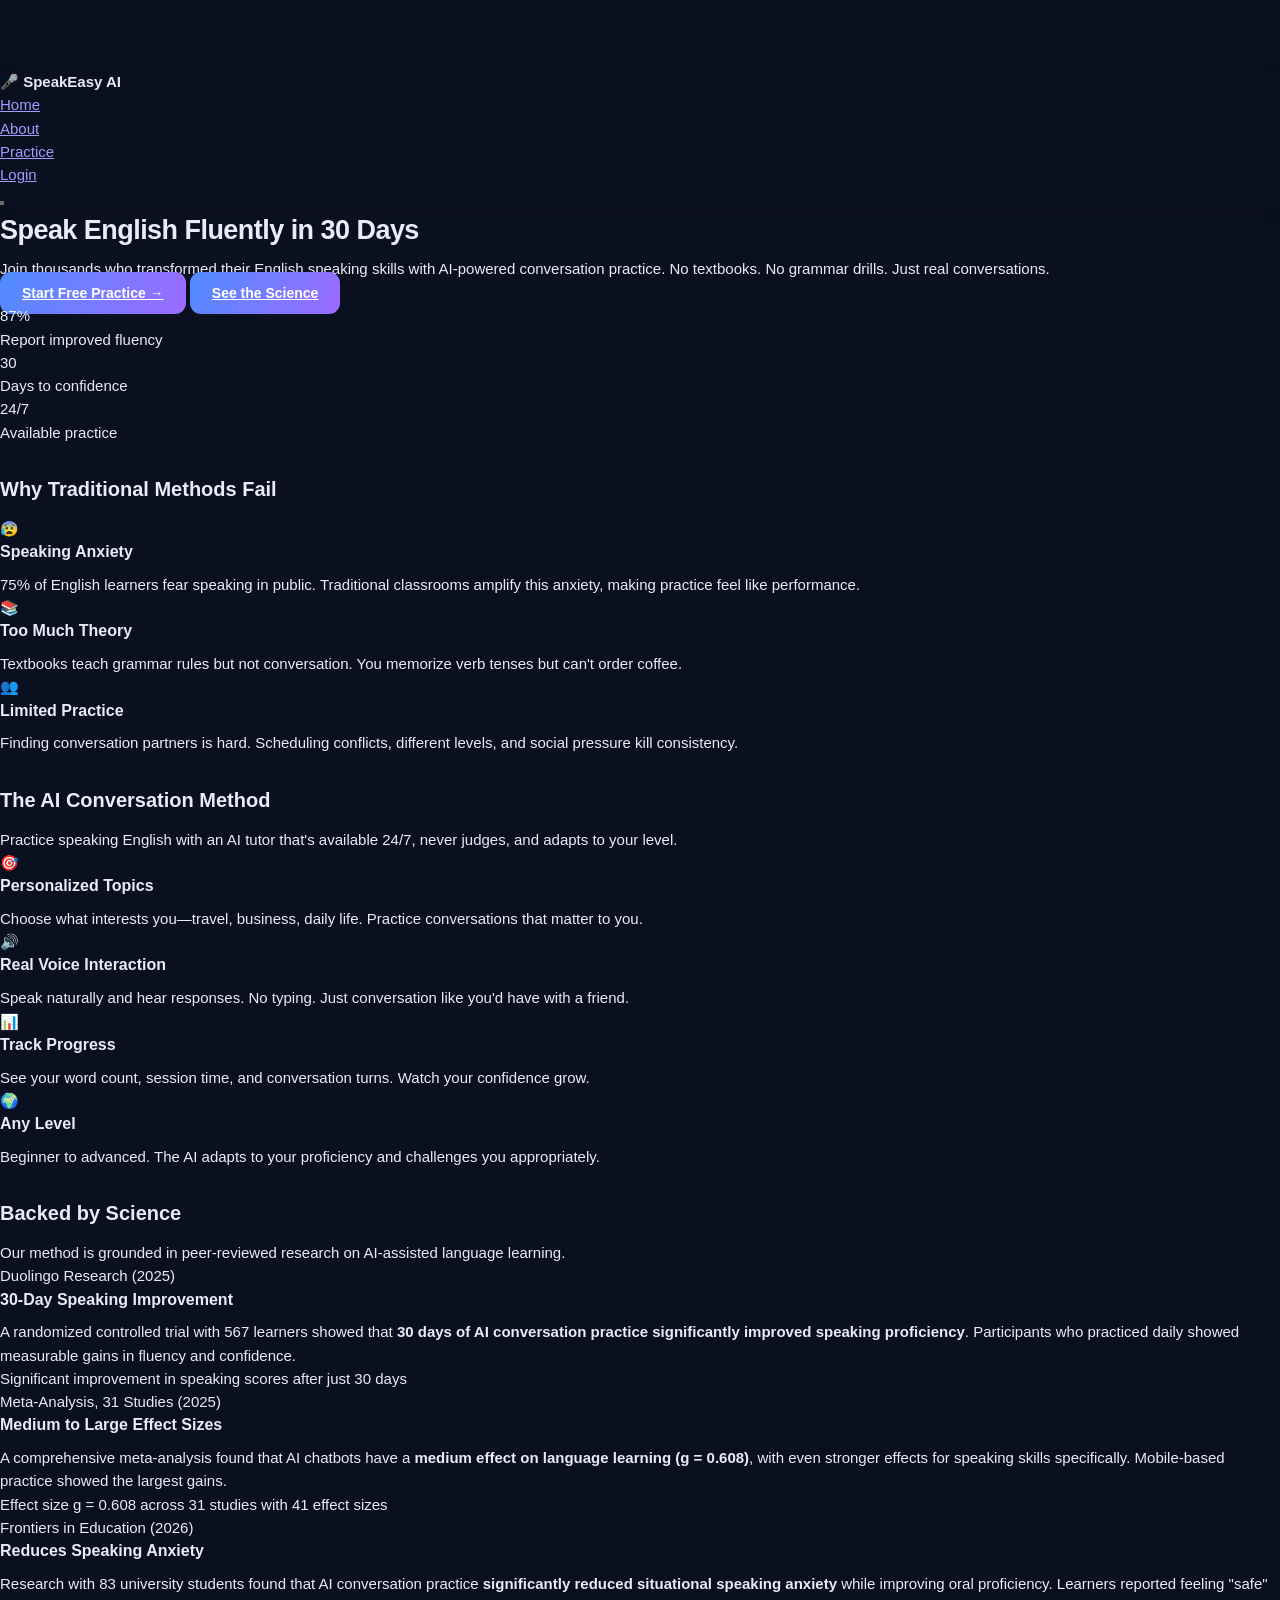
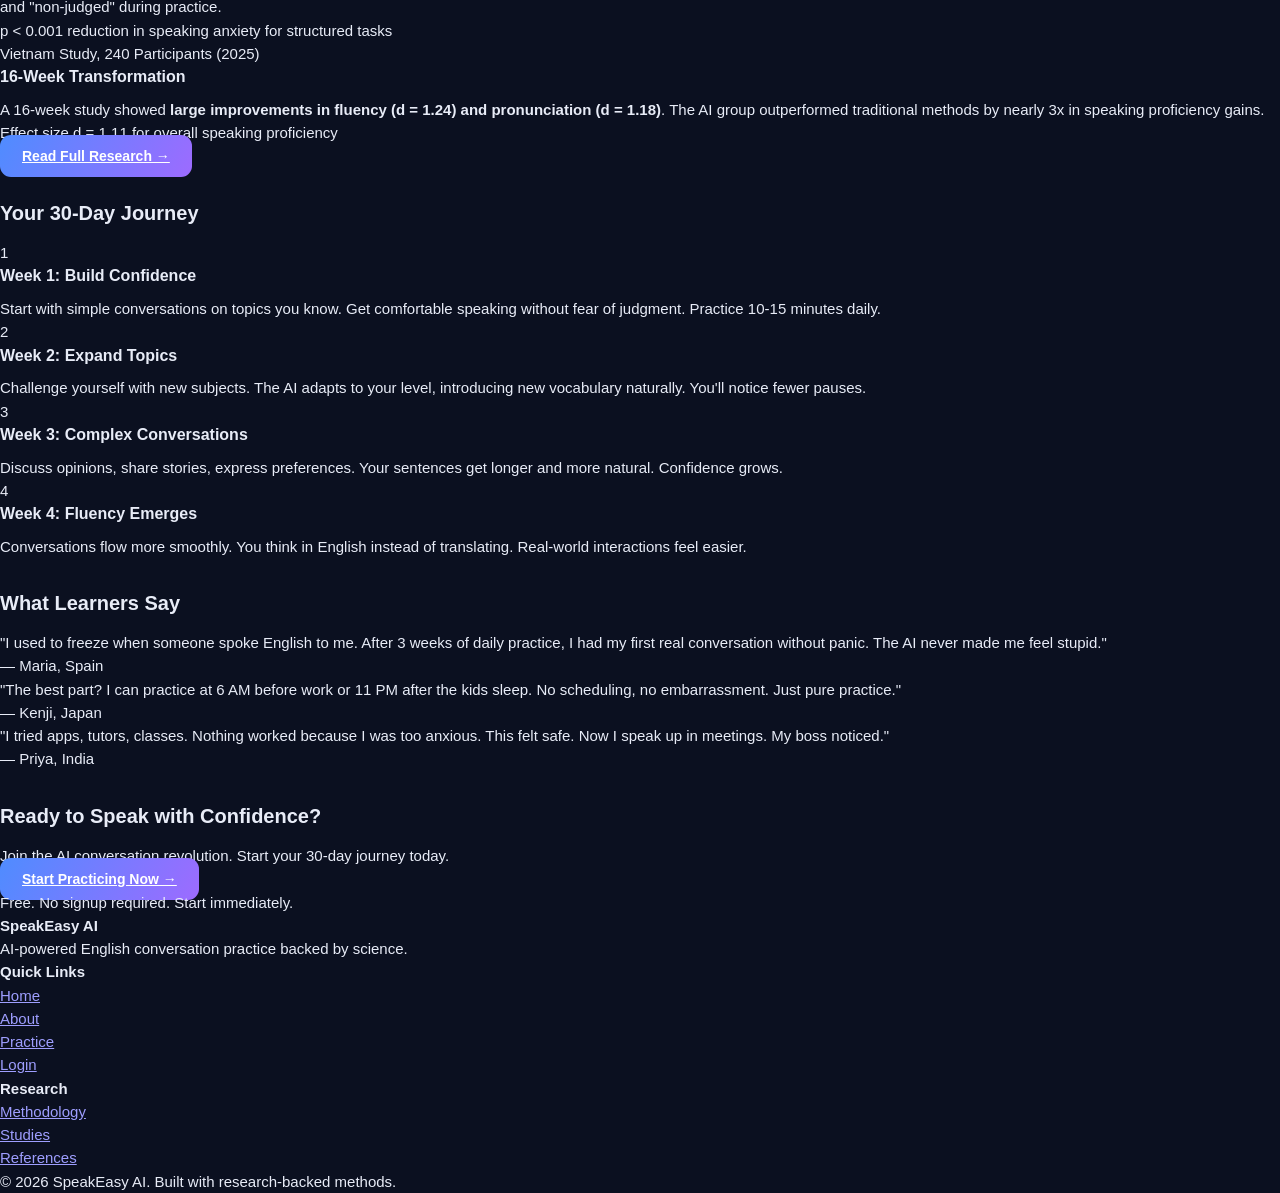
<file: frontend/trainer-backup.html>
<!DOCTYPE html>
<html lang="en">
<head>
    <meta charset="UTF-8">
    <meta name="viewport" content="width=device-width, initial-scale=1.0">
    <meta name="description" content="Practice English conversation with AI tutor. Speak naturally and build confidence.">
    <title>Practice - SpeakEasy AI</title>
    <link rel="stylesheet" href="styles.css?v=20260820">
    <link rel="stylesheet" href="trainer.css">
</head>
<body>
    <!-- Navigation -->
    <nav class="navbar">
        <div class="container">
            <div class="nav-brand">
                <span class="logo">🎤</span>
                <span class="brand-name">SpeakEasy AI</span>
            </div>
            <ul class="nav-menu">
                <li><a href="index.html">Home</a></li>
                <li><a href="about.html">About</a></li>
                <li><a href="trainer.html" class="cta-btn active">Practice</a></li>
                <li><a href="login.html">Login</a></li>
            </ul>
            <button class="mobile-menu-toggle" aria-label="Toggle menu">
                <span></span>
                <span></span>
                <span></span>
            </button>
        </div>
    </nav>

    <!-- Hero Section -->
    <section class="hero">
        <div class="container">
            <div class="hero-content">
                <h1 class="hero-title">Speak English Fluently in <span class="highlight">30 Days</span></h1>
                <p class="hero-subtitle">Join thousands who transformed their English speaking skills with AI-powered conversation practice. No textbooks. No grammar drills. Just real conversations.</p>
                <div class="hero-cta">
                    <a href="trainer.html" class="btn btn-primary">Start Free Practice →</a>
                    <a href="about.html" class="btn btn-secondary">See the Science</a>
                </div>
                <div class="hero-stats">
                    <div class="stat">
                        <div class="stat-number">87%</div>
                        <div class="stat-label">Report improved fluency</div>
                    </div>
                    <div class="stat">
                        <div class="stat-number">30</div>
                        <div class="stat-label">Days to confidence</div>
                    </div>
                    <div class="stat">
                        <div class="stat-number">24/7</div>
                        <div class="stat-label">Available practice</div>
                    </div>
                </div>
            </div>
        </div>
    </section>

    <!-- Problem Section -->
    <section class="problem-section">
        <div class="container">
            <h2 class="section-title">Why Traditional Methods Fail</h2>
            <div class="problem-grid">
                <div class="problem-card">
                    <div class="problem-icon">😰</div>
                    <h3>Speaking Anxiety</h3>
                    <p>75% of English learners fear speaking in public. Traditional classrooms amplify this anxiety, making practice feel like performance.</p>
                </div>
                <div class="problem-card">
                    <div class="problem-icon">📚</div>
                    <h3>Too Much Theory</h3>
                    <p>Textbooks teach grammar rules but not conversation. You memorize verb tenses but can't order coffee.</p>
                </div>
                <div class="problem-card">
                    <div class="problem-icon">👥</div>
                    <h3>Limited Practice</h3>
                    <p>Finding conversation partners is hard. Scheduling conflicts, different levels, and social pressure kill consistency.</p>
                </div>
            </div>
        </div>
    </section>

    <!-- Solution Section -->
    <section class="solution-section">
        <div class="container">
            <h2 class="section-title">The AI Conversation Method</h2>
            <p class="section-subtitle">Practice speaking English with an AI tutor that's available 24/7, never judges, and adapts to your level.</p>
            
            <div class="features-grid">
                <div class="feature-card">
                    <div class="feature-icon">🎯</div>
                    <h3>Personalized Topics</h3>
                    <p>Choose what interests you—travel, business, daily life. Practice conversations that matter to you.</p>
                </div>
                <div class="feature-card">
                    <div class="feature-icon">🔊</div>
                    <h3>Real Voice Interaction</h3>
                    <p>Speak naturally and hear responses. No typing. Just conversation like you'd have with a friend.</p>
                </div>
                <div class="feature-card">
                    <div class="feature-icon">📊</div>
                    <h3>Track Progress</h3>
                    <p>See your word count, session time, and conversation turns. Watch your confidence grow.</p>
                </div>
                <div class="feature-card">
                    <div class="feature-icon">🌍</div>
                    <h3>Any Level</h3>
                    <p>Beginner to advanced. The AI adapts to your proficiency and challenges you appropriately.</p>
                </div>
            </div>
        </div>
    </section>

    <!-- Research Section -->
    <section class="research-section">
        <div class="container">
            <h2 class="section-title">Backed by Science</h2>
            <p class="section-subtitle">Our method is grounded in peer-reviewed research on AI-assisted language learning.</p>
            
            <div class="research-cards">
                <div class="research-card">
                    <div class="research-source">Duolingo Research (2025)</div>
                    <h3>30-Day Speaking Improvement</h3>
                    <p>A randomized controlled trial with 567 learners showed that <strong>30 days of AI conversation practice significantly improved speaking proficiency</strong>. Participants who practiced daily showed measurable gains in fluency and confidence.</p>
                    <div class="research-stat">
                        <span class="stat-highlight">Significant improvement</span> in speaking scores after just 30 days
                    </div>
                </div>
                
                <div class="research-card">
                    <div class="research-source">Meta-Analysis, 31 Studies (2025)</div>
                    <h3>Medium to Large Effect Sizes</h3>
                    <p>A comprehensive meta-analysis found that AI chatbots have a <strong>medium effect on language learning (g = 0.608)</strong>, with even stronger effects for speaking skills specifically. Mobile-based practice showed the largest gains.</p>
                    <div class="research-stat">
                        <span class="stat-highlight">Effect size g = 0.608</span> across 31 studies with 41 effect sizes
                    </div>
                </div>
                
                <div class="research-card">
                    <div class="research-source">Frontiers in Education (2026)</div>
                    <h3>Reduces Speaking Anxiety</h3>
                    <p>Research with 83 university students found that AI conversation practice <strong>significantly reduced situational speaking anxiety</strong> while improving oral proficiency. Learners reported feeling "safe" and "non-judged" during practice.</p>
                    <div class="research-stat">
                        <span class="stat-highlight">p < 0.001</span> reduction in speaking anxiety for structured tasks
                    </div>
                </div>
                
                <div class="research-card">
                    <div class="research-source">Vietnam Study, 240 Participants (2025)</div>
                    <h3>16-Week Transformation</h3>
                    <p>A 16-week study showed <strong>large improvements in fluency (d = 1.24) and pronunciation (d = 1.18)</strong>. The AI group outperformed traditional methods by nearly 3x in speaking proficiency gains.</p>
                    <div class="research-stat">
                        <span class="stat-highlight">Effect size d = 1.11</span> for overall speaking proficiency
                    </div>
                </div>
            </div>
            
            <div class="research-cta">
                <a href="about.html" class="btn btn-secondary">Read Full Research →</a>
            </div>
        </div>
    </section>

    <!-- How It Works -->
    <section class="how-it-works">
        <div class="container">
            <h2 class="section-title">Your 30-Day Journey</h2>
            <div class="timeline">
                <div class="timeline-item">
                    <div class="timeline-marker">1</div>
                    <div class="timeline-content">
                        <h3>Week 1: Build Confidence</h3>
                        <p>Start with simple conversations on topics you know. Get comfortable speaking without fear of judgment. Practice 10-15 minutes daily.</p>
                    </div>
                </div>
                <div class="timeline-item">
                    <div class="timeline-marker">2</div>
                    <div class="timeline-content">
                        <h3>Week 2: Expand Topics</h3>
                        <p>Challenge yourself with new subjects. The AI adapts to your level, introducing new vocabulary naturally. You'll notice fewer pauses.</p>
                    </div>
                </div>
                <div class="timeline-item">
                    <div class="timeline-marker">3</div>
                    <div class="timeline-content">
                        <h3>Week 3: Complex Conversations</h3>
                        <p>Discuss opinions, share stories, express preferences. Your sentences get longer and more natural. Confidence grows.</p>
                    </div>
                </div>
                <div class="timeline-item">
                    <div class="timeline-marker">4</div>
                    <div class="timeline-content">
                        <h3>Week 4: Fluency Emerges</h3>
                        <p>Conversations flow more smoothly. You think in English instead of translating. Real-world interactions feel easier.</p>
                    </div>
                </div>
            </div>
        </div>
    </section>

    <!-- Testimonials -->
    <section class="testimonials">
        <div class="container">
            <h2 class="section-title">What Learners Say</h2>
            <div class="testimonial-grid">
                <div class="testimonial-card">
                    <div class="testimonial-text">"I used to freeze when someone spoke English to me. After 3 weeks of daily practice, I had my first real conversation without panic. The AI never made me feel stupid."</div>
                    <div class="testimonial-author">— Maria, Spain</div>
                </div>
                <div class="testimonial-card">
                    <div class="testimonial-text">"The best part? I can practice at 6 AM before work or 11 PM after the kids sleep. No scheduling, no embarrassment. Just pure practice."</div>
                    <div class="testimonial-author">— Kenji, Japan</div>
                </div>
                <div class="testimonial-card">
                    <div class="testimonial-text">"I tried apps, tutors, classes. Nothing worked because I was too anxious. This felt safe. Now I speak up in meetings. My boss noticed."</div>
                    <div class="testimonial-author">— Priya, India</div>
                </div>
            </div>
        </div>
    </section>

    <!-- Final CTA -->
    <section class="final-cta">
        <div class="container">
            <h2>Ready to Speak with Confidence?</h2>
            <p>Join the AI conversation revolution. Start your 30-day journey today.</p>
            <a href="trainer.html" class="btn btn-primary btn-large">Start Practicing Now →</a>
            <p class="cta-note">Free. No signup required. Start immediately.</p>
        </div>
    </section>

    <!-- Footer -->
    <footer class="footer">
        <div class="container">
            <div class="footer-content">
                <div class="footer-section">
                    <h4>SpeakEasy AI</h4>
                    <p>AI-powered English conversation practice backed by science.</p>
                </div>
                <div class="footer-section">
                    <h4>Quick Links</h4>
                    <ul>
                        <li><a href="index.html">Home</a></li>
                        <li><a href="about.html">About</a></li>
                        <li><a href="trainer.html">Practice</a></li>
                        <li><a href="login.html">Login</a></li>
                    </ul>
                </div>
                <div class="footer-section">
                    <h4>Research</h4>
                    <ul>
                        <li><a href="about.html#methodology">Methodology</a></li>
                        <li><a href="about.html#studies">Studies</a></li>
                        <li><a href="about.html#references">References</a></li>
                    </ul>
                </div>
            </div>
            <div class="footer-bottom">
                <p>&copy; 2026 SpeakEasy AI. Built with research-backed methods.</p>
            </div>
        </div>
    </footer>

    <script src="main.js"></script>
</body>
</html>
</file>
<file: styles.css>
/* DDP Legal Research Workbench — Demo */
:root {
  --bg: #0b1020;
  --bg2: #0e1428;
  --panel: #141c33;
  --panel2: #1a2440;
  --border: #253154;
  --text: #e8ecf7;
  --muted: #8b96b8;
  --blue: #4f8cff;
  --purple: #9d6bff;
  --green: #34d399;
  --amber: #fbbf24;
  --red: #f87171;
  --gold: #d4af37;
}
* { margin: 0; padding: 0; box-sizing: border-box; }
html { scroll-behavior: smooth; }
body {
  background: var(--bg);
  color: var(--text);
  font-family: -apple-system, BlinkMacSystemFont, "Segoe UI", Roboto, Helvetica, Arial, sans-serif;
  font-size: 15px;
  line-height: 1.55;
}
/* ---------- Layout ---------- */
.app { display: flex; min-height: 100vh; }
.sidebar {
  width: 240px; flex-shrink: 0;
  background: var(--bg2);
  border-right: 1px solid var(--border);
  padding: 22px 14px;
  position: sticky; top: 0; height: 100vh;
  display: flex; flex-direction: column;
}
.brand { display: flex; align-items: center; gap: 10px; padding: 0 10px 18px; border-bottom: 1px solid var(--border); margin-bottom: 16px; }
.brand-logo {
  width: 38px; height: 38px; border-radius: 10px;
  background: linear-gradient(135deg, var(--blue), var(--purple));
  display: flex; align-items: center; justify-content: center;
  font-weight: 800; font-size: 17px; color: #fff;
}
.brand-name { font-weight: 700; font-size: 15px; }
.brand-sub { font-size: 11px; color: var(--muted); letter-spacing: .06em; text-transform: uppercase; }
.nav a {
  display: flex; align-items: center; gap: 10px;
  padding: 10px 12px; border-radius: 9px;
  color: var(--muted); text-decoration: none;
  font-weight: 500; font-size: 14px; margin-bottom: 4px;
  transition: all .15s;
}
.nav a:hover { color: var(--text); background: var(--panel); }
.nav a.active { color: #fff; background: linear-gradient(90deg, rgba(79,140,255,.25), rgba(157,107,255,.15)); border: 1px solid rgba(79,140,255,.35); }
.nav .nav-icon { width: 20px; text-align: center; }
.nav .nav-tag { margin-left: auto; font-size: 10px; padding: 2px 7px; border-radius: 20px; background: var(--panel2); color: var(--muted); }
.sidebar-footer { margin-top: auto; padding: 12px 10px 0; border-top: 1px solid var(--border); font-size: 11px; color: var(--muted); }
.demo-pill { display: inline-block; background: rgba(251,191,36,.15); color: var(--amber); border: 1px solid rgba(251,191,36,.4); padding: 2px 10px; border-radius: 20px; font-size: 11px; font-weight: 600; margin-bottom: 8px; }
.main { flex: 1; padding: 34px 44px 80px; max-width: 1180px; }
.screen { display: none; }
.screen.visible { display: block; animation: fadeIn .25s ease; }
@keyframes fadeIn { from { opacity: 0; transform: translateY(6px); } to { opacity: 1; transform: none; } }

/* ---------- Typography ---------- */
h1 { font-size: 27px; font-weight: 800; letter-spacing: -.02em; margin-bottom: 6px; }
h2 { font-size: 20px; font-weight: 700; margin: 30px 0 12px; }
h3 { font-size: 16px; font-weight: 700; margin-bottom: 8px; }
.eyebrow { color: var(--gold); font-size: 12px; font-weight: 700; letter-spacing: .14em; text-transform: uppercase; margin-bottom: 8px; }
.lede { color: var(--muted); font-size: 16px; max-width: 720px; margin-bottom: 26px; }
.muted { color: var(--muted); }
.small { font-size: 12.5px; }
.serif { font-family: Georgia, "Times New Roman", serif; }

/* ---------- Cards & panels ---------- */
.card {
  background: var(--panel); border: 1px solid var(--border);
  border-radius: 14px; padding: 20px;
}
.grid { display: grid; gap: 16px; }
.grid-3 { grid-template-columns: repeat(3, 1fr); }
.grid-2 { grid-template-columns: repeat(2, 1fr); }
.grid-4 { grid-template-columns: repeat(4, 1fr); }
@media (max-width: 1000px) { .grid-3, .grid-4 { grid-template-columns: 1fr 1fr; } }
.stat { text-align: left; }
.stat .num { font-size: 30px; font-weight: 800; background: linear-gradient(120deg, var(--blue), var(--purple)); -webkit-background-clip: text; background-clip: text; -webkit-text-fill-color: transparent; }
.stat .lbl { color: var(--muted); font-size: 12.5px; margin-top: 2px; }

.mode-card { cursor: pointer; transition: transform .15s, border-color .15s; position: relative; overflow: hidden; }
.mode-card:hover { transform: translateY(-3px); border-color: var(--blue); }
.mode-card .mode-emoji { font-size: 26px; margin-bottom: 10px; }
.mode-card .mode-dur { display: inline-block; font-size: 11px; padding: 2px 9px; border-radius: 20px; background: var(--panel2); color: var(--muted); margin-bottom: 10px; }

/* ---------- Badges ---------- */
.badge { display: inline-block; font-size: 11px; font-weight: 700; padding: 2px 9px; border-radius: 20px; letter-spacing: .03em; }
.b-high { background: rgba(52,211,153,.15); color: var(--green); border: 1px solid rgba(52,211,153,.4); }
.b-med { background: rgba(251,191,36,.15); color: var(--amber); border: 1px solid rgba(251,191,36,.4); }
.b-low { background: rgba(248,113,113,.15); color: var(--red); border: 1px solid rgba(248,113,113,.4); }
.b-blue { background: rgba(79,140,255,.15); color: var(--blue); border: 1px solid rgba(79,140,255,.4); }
.b-purple { background: rgba(157,107,255,.15); color: var(--purple); border: 1px solid rgba(157,107,255,.4); }
.b-green { background: rgba(52,211,153,.15); color: var(--green); border: 1px solid rgba(52,211,153,.4); }
.b-red { background: rgba(248,113,113,.15); color: var(--red); border: 1px solid rgba(248,113,113,.4); }

/* ---------- Ask screen ---------- */
.ask-wrap { display: grid; grid-template-columns: 300px 1fr; gap: 20px; align-items: start; }
@media (max-width: 1000px) { .ask-wrap { grid-template-columns: 1fr; } }
.chips { display: flex; flex-direction: column; gap: 8px; }

/* unified live ask */
.ask-hero { max-width: 860px; margin: 0 auto; }
.ask-main { margin-bottom: 10px; }
.ask-main input {
  background: var(--panel); border: 1px solid var(--border); border-radius: 14px;
  padding: 16px 20px; font-size: 15.5px; box-shadow: 0 4px 24px rgba(0,0,0,.25);
}
.ask-main input:focus { border-color: var(--purple); box-shadow: 0 0 0 3px rgba(157,107,255,.15); }
.ask-main .btn { border-radius: 14px; padding: 0 26px; font-size: 15px; }
.suggest-row { display: flex; flex-wrap: wrap; gap: 8px; align-items: center; margin-bottom: 6px; }
.suggest-lbl { font-size: 11px; color: var(--muted); text-transform: uppercase; letter-spacing: .08em; }
.suggest-pill {
  background: var(--panel2); border: 1px solid var(--border); color: var(--text);
  font-size: 12px; padding: 5px 12px; border-radius: 20px; cursor: pointer;
  font-family: inherit; transition: all .15s;
}
.suggest-pill:hover { border-color: var(--purple); color: var(--purple); }
.ans-card { border-left: 3px solid var(--green); animation: fadeIn .4s ease; }
.ans-body { font-size: 15px; line-height: 1.75; white-space: normal; }
.kb-card { cursor: pointer; transition: border-color .15s, transform .15s; }
.kb-card:hover { border-color: var(--blue); transform: translateY(-2px); }
.kb-a { color: var(--muted); }
/* source registry form */
#kmbase input[type=text], #kmbase select {
  background: var(--panel2); border: 1px solid var(--border); color: var(--text);
  padding: 8px 12px; border-radius: 8px; font-size: 13px; margin-top: 4px;
}
#kmbase input[type=text]:focus, #kmbase select:focus { outline: none; border-color: var(--blue); }
#kmbase label.small { display: block; margin-top: 6px; }
.src-card {
  border: 1px solid var(--border); border-radius: 10px; padding: 12px 14px;
  margin-bottom: 10px; background: var(--panel2);
}
.src-meta-row { display: flex; flex-wrap: wrap; gap: 6px; margin-top: 8px; }
.chip {
  text-align: left; background: var(--panel); border: 1px solid var(--border);
  color: var(--text); padding: 11px 14px; border-radius: 10px;
  font-size: 13.5px; cursor: pointer; transition: all .15s; font-family: inherit; line-height: 1.4;
}
.chip:hover { border-color: var(--blue); background: var(--panel2); }
.chip .chip-mode { display: block; font-size: 10.5px; color: var(--muted); text-transform: uppercase; letter-spacing: .08em; margin-bottom: 3px; }
.query-bar { display: flex; gap: 10px; margin-bottom: 18px; }
.query-bar input {
  flex: 1; background: var(--panel); border: 1px solid var(--border);
  color: var(--text); padding: 13px 16px; border-radius: 11px; font-size: 14.5px; font-family: inherit;
}
.query-bar input:focus { outline: none; border-color: var(--blue); }
.btn {
  background: linear-gradient(120deg, var(--blue), var(--purple));
  color: #fff; border: none; padding: 13px 22px; border-radius: 11px;
  font-weight: 700; font-size: 14px; cursor: pointer; font-family: inherit;
  transition: filter .15s;
}
.btn:hover { filter: brightness(1.12); }
.btn.ghost { background: transparent; border: 1px solid var(--border); color: var(--muted); }
.btn.ghost:hover { color: var(--text); border-color: var(--blue); }
.btn.sm { padding: 8px 14px; font-size: 12.5px; border-radius: 8px; }
.btn.green { background: var(--green); color: #06281c; }
.btn.amber { background: transparent; border: 1px solid var(--amber); color: var(--amber); }

.answer { display: none; }
.answer.on { display: block; }
.ans-block { opacity: 0; transform: translateY(8px); transition: all .4s ease; margin-bottom: 14px; }
.ans-block.show { opacity: 1; transform: none; }
.cite {
  color: var(--blue); border-bottom: 1px dashed rgba(79,140,255,.6);
  cursor: help; font-weight: 600;
}
.src-item { display: flex; gap: 10px; padding: 9px 0; border-bottom: 1px solid var(--border); font-size: 13px; }
.src-item:last-child { border-bottom: none; }
.src-ico { width: 22px; text-align: center; flex-shrink: 0; }
.review-gate {
  border: 1px solid rgba(251,191,36,.45); background: rgba(251,191,36,.06);
  border-radius: 12px; padding: 16px 18px; margin-top: 6px;
}
.review-gate .rg-title { color: var(--amber); font-weight: 700; font-size: 13.5px; margin-bottom: 6px; }
.gap-flag {
  border-left: 3px solid var(--red); background: rgba(248,113,113,.07);
  padding: 10px 14px; border-radius: 0 10px 10px 0; font-size: 13.5px; margin: 12px 0;
}
.thinking { display: none; align-items: center; gap: 10px; color: var(--muted); font-size: 13.5px; padding: 10px 0; }
.thinking.on { display: flex; }
.spinner { width: 16px; height: 16px; border: 2px solid var(--border); border-top-color: var(--blue); border-radius: 50%; animation: spin .8s linear infinite; }
@keyframes spin { to { transform: rotate(360deg); } }

/* ---------- Tables ---------- */
table { width: 100%; border-collapse: collapse; font-size: 13.5px; }
th { text-align: left; color: var(--muted); font-size: 11.5px; text-transform: uppercase; letter-spacing: .07em; padding: 9px 12px; border-bottom: 1px solid var(--border); }
td { padding: 11px 12px; border-bottom: 1px solid rgba(37,49,84,.5); vertical-align: top; }
tr:hover td { background: rgba(79,140,255,.04); }

/* ---------- Monitor dashboard ---------- */
.feed-item { display: flex; gap: 12px; padding: 12px 0; border-bottom: 1px solid var(--border); }
.feed-item:last-child { border-bottom: none; }
.feed-dot { width: 9px; height: 9px; border-radius: 50%; margin-top: 6px; flex-shrink: 0; }
.dot-high { background: var(--red); box-shadow: 0 0 8px rgba(248,113,113,.7); }
.dot-med { background: var(--amber); box-shadow: 0 0 8px rgba(251,191,36,.5); }
.dot-low { background: var(--green); }
.bar-row { display: grid; grid-template-columns: 190px 1fr 52px; gap: 10px; align-items: center; margin-bottom: 9px; font-size: 13px; }
.bar-track { background: var(--panel2); border-radius: 6px; height: 9px; overflow: hidden; }
.bar-fill { height: 100%; border-radius: 6px; background: linear-gradient(90deg, var(--blue), var(--purple)); }
.bar-fill.warn { background: linear-gradient(90deg, var(--amber), #f59e0b); }
.bar-fill.bad { background: linear-gradient(90deg, var(--red), #ef4444); }
.pulse { display: inline-block; width: 8px; height: 8px; border-radius: 50%; background: var(--green); margin-right: 7px; animation: pulse 1.6s infinite; }
@keyframes pulse { 0%,100% { opacity: 1; } 50% { opacity: .3; } }

/* ---------- Architecture ---------- */
.tier { border-radius: 14px; padding: 18px 22px; margin-bottom: 0; border: 1px solid var(--border); }
.tier-3 { background: linear-gradient(135deg, rgba(157,107,255,.12), rgba(79,140,255,.08)); border-color: rgba(157,107,255,.4); }
.tier-2 { background: linear-gradient(135deg, rgba(79,140,255,.12), rgba(52,211,153,.06)); border-color: rgba(79,140,255,.4); }
.tier-1 { background: var(--panel); }
.tier-lbl { font-size: 11px; font-weight: 800; letter-spacing: .12em; text-transform: uppercase; margin-bottom: 4px; }
.arrow-down { text-align: center; color: var(--muted); font-size: 20px; padding: 4px 0; }
.agent-row { display: grid; grid-template-columns: repeat(3, 1fr); gap: 14px; margin: 14px 0; }
@media (max-width: 900px) { .agent-row { grid-template-columns: 1fr; } }
.km-link { color: var(--purple); font-weight: 600; }

/* ---------- Project detail ---------- */
.proj-list-item { cursor: pointer; transition: border-color .15s; }
.proj-list-item:hover { border-color: var(--purple); }
.radar-item { border-left: 3px solid var(--blue); padding: 8px 14px; margin-bottom: 10px; background: var(--panel2); border-radius: 0 10px 10px 0; font-size: 13.5px; }

.toast {
  position: fixed; bottom: 26px; right: 26px; z-index: 99;
  background: var(--panel2); border: 1px solid var(--green); color: var(--text);
  padding: 14px 20px; border-radius: 12px; font-size: 13.5px;
  box-shadow: 0 10px 34px rgba(0,0,0,.5);
  opacity: 0; transform: translateY(12px); transition: all .3s; pointer-events: none; max-width: 380px;
}
.toast.on { opacity: 1; transform: none; }
.hero-quote { font-size: 19px; line-height: 1.5; color: var(--text); border-left: 3px solid var(--gold); padding-left: 20px; margin: 22px 0; font-family: Georgia, serif; font-style: italic; }

/* conversation history (Ask) */
.conv-row {
  border: 1px solid var(--border); border-radius: 10px; padding: 10px 14px;
  margin-bottom: 8px; background: var(--panel); cursor: pointer; transition: border-color .15s;
}
.conv-row:hover { border-color: var(--blue); }
.conv-q { color: var(--text); }
.conv-a { margin-top: 3px; }
.conv-t { font-size: 10.5px; color: var(--muted); margin-top: 4px; }
/* Q&A archive (KM Base) */
.qa-domain-hdr { margin: 4px 0 10px; display: flex; align-items: center; gap: 8px; font-size: 14px; }
.qa-a { color: var(--muted); line-height: 1.65; }
.qa-entry { background: var(--panel); }
</file>
<file: frontend/styles.css>
/* DDP Legal Research Workbench — Demo */
:root {
  color-scheme: dark;
  --bg: #0b1020;
  --bg2: #0e1428;
  --panel: #141c33;
  --panel2: #1a2440;
  --border: #253154;
  --text: #e8ecf7;
  --muted: #8b96b8;
  --blue: #4f8cff;
  --purple: #9d6bff;
  --green: #34d399;
  --amber: #fbbf24;
  --red: #f87171;
  --gold: #d4af37;
}
html[data-theme="light"] {
  color-scheme: light;
  --bg: #f7f8fa;
  --bg2: #f1f3f6;
  --panel: #ffffff;
  --panel2: #f5f6f8;
  --border: #e1e5eb;
  --text: #242a33;
  --muted: #697386;
  --blue: #3168c9;
  --purple: #7655b6;
  --green: #16805d;
  --amber: #986300;
  --red: #c43d48;
  --gold: #866b20;
}
* { margin: 0; padding: 0; box-sizing: border-box; }
html { scroll-behavior: smooth; }
body {
  background: var(--bg);
  color: var(--text);
  font-family: -apple-system, BlinkMacSystemFont, "Segoe UI", Roboto, Helvetica, Arial, sans-serif;
  font-size: 15px;
  line-height: 1.55;
  transition: background-color .18s ease, color .18s ease;
}
/* ---------- Layout ---------- */
.app { display: flex; min-height: 100vh; }
.sidebar {
  width: 240px; flex-shrink: 0;
  background: var(--bg2);
  border-right: 1px solid var(--border);
  padding: 22px 14px;
  position: sticky; top: 0; height: 100vh;
  display: flex; flex-direction: column;
}
.brand { display: flex; align-items: center; gap: 10px; padding: 0 10px 18px; border-bottom: 1px solid var(--border); margin-bottom: 16px; }
.brand-logo {
  width: 46px; height: 32px; flex-shrink: 0;
  display: flex; align-items: center; justify-content: center;
}
.brand-logo img { display:block; width:100%; height:auto; object-fit:contain; }
.login-card .brand-logo img { width:72px; max-width:100%; }
.login-card h1 { color:var(--text); }
.brand-name { min-width:0; font-weight:700; font-size:15px; line-height:1.25; }
.brand-sub { font-size: 11px; color: var(--muted); letter-spacing: .06em; text-transform: uppercase; }
.nav a {
  display: flex; align-items: center; gap: 10px;
  padding: 10px 12px; border-radius: 9px;
  color: var(--muted); text-decoration: none;
  font-weight: 500; font-size: 14px; margin-bottom: 4px;
  transition: all .15s;
}
.nav a:hover { color: var(--text); background: var(--panel); }
.nav a.active { color: var(--text); background: linear-gradient(90deg, rgba(79,140,255,.25), rgba(157,107,255,.15)); border: 1px solid rgba(79,140,255,.35); }
.nav .nav-icon { width: 20px; text-align: center; }
.nav .nav-tag { margin-left: auto; font-size: 10px; padding: 2px 7px; border-radius: 20px; background: var(--panel2); color: var(--muted); }
.sidebar-footer { margin-top: auto; padding: 12px 10px 0; border-top: 1px solid var(--border); font-size: 11px; color: var(--muted); }
.app-toolbar {
  position: fixed; top: 12px; right: 18px; z-index: 50;
  display: flex; align-items: center; gap: 12px;
}
.theme-toggle {
  display: inline-flex; align-items: center; gap: 7px;
  padding: 7px 12px; border: 1px solid var(--border); border-radius: 999px;
  background: var(--panel); color: var(--text); font: inherit; font-size: 12px;
  font-weight: 600; line-height: 1.2; cursor: pointer;
  box-shadow: 0 2px 8px rgba(15, 23, 42, .08);
  transition: border-color .15s, background-color .18s, color .18s, box-shadow .15s;
}
.theme-toggle:hover { border-color: var(--blue); box-shadow: 0 3px 12px rgba(15, 23, 42, .12); }
.theme-toggle:focus-visible { outline: 3px solid rgba(79, 140, 255, .38); outline-offset: 2px; }
.theme-toggle-icon { font-size: 14px; line-height: 1; }
.account-status { color: var(--muted); font-size: 12px; white-space: nowrap; }
.demo-pill { display: inline-block; background: rgba(251,191,36,.15); color: var(--amber); border: 1px solid rgba(251,191,36,.4); padding: 2px 10px; border-radius: 20px; font-size: 11px; font-weight: 600; margin-bottom: 8px; }
.main { flex: 1; padding: 72px 44px 80px; max-width: 1180px; }
.screen { display: none; }
.screen.visible { display: block; animation: fadeIn .25s ease; }
@keyframes fadeIn { from { opacity: 0; transform: translateY(6px); } to { opacity: 1; transform: none; } }

/* ---------- Typography ---------- */
h1 { font-size: 27px; font-weight: 800; letter-spacing: -.02em; margin-bottom: 6px; }
h2 { font-size: 20px; font-weight: 700; margin: 30px 0 12px; }
h3 { font-size: 16px; font-weight: 700; margin-bottom: 8px; }
.eyebrow { color: var(--gold); font-size: 12px; font-weight: 700; letter-spacing: .14em; text-transform: uppercase; margin-bottom: 8px; }
.lede { color: var(--muted); font-size: 16px; max-width: 720px; margin-bottom: 26px; }
.muted { color: var(--muted); }
.small { font-size: 12.5px; }
.serif { font-family: Georgia, "Times New Roman", serif; }

/* ---------- Cards & panels ---------- */
.card {
  background: var(--panel); border: 1px solid var(--border);
  border-radius: 14px; padding: 20px;
}
.grid { display: grid; gap: 16px; }
.grid-3 { grid-template-columns: repeat(3, 1fr); }
.grid-2 { grid-template-columns: repeat(2, 1fr); }
.grid-4 { grid-template-columns: repeat(4, 1fr); }
@media (max-width: 1000px) { .grid-3, .grid-4 { grid-template-columns: 1fr 1fr; } }
.stat { text-align: left; }
.stat .num { font-size: 30px; font-weight: 800; background: linear-gradient(120deg, var(--blue), var(--purple)); -webkit-background-clip: text; background-clip: text; -webkit-text-fill-color: transparent; }
.stat .lbl { color: var(--muted); font-size: 12.5px; margin-top: 2px; }

.mode-card { cursor: pointer; transition: transform .15s, border-color .15s; position: relative; overflow: hidden; }
.mode-card:hover { transform: translateY(-3px); border-color: var(--blue); }
.mode-card .mode-emoji { font-size: 26px; margin-bottom: 10px; }
.mode-card .mode-dur { display: inline-block; font-size: 11px; padding: 2px 9px; border-radius: 20px; background: var(--panel2); color: var(--muted); margin-bottom: 10px; }

/* ---------- Badges ---------- */
.badge { display: inline-block; font-size: 11px; font-weight: 700; padding: 2px 9px; border-radius: 20px; letter-spacing: .03em; }
.b-high { background: rgba(52,211,153,.15); color: var(--green); border: 1px solid rgba(52,211,153,.4); }
.b-med { background: rgba(251,191,36,.15); color: var(--amber); border: 1px solid rgba(251,191,36,.4); }
.b-low { background: rgba(248,113,113,.15); color: var(--red); border: 1px solid rgba(248,113,113,.4); }
.b-blue { background: rgba(79,140,255,.15); color: var(--blue); border: 1px solid rgba(79,140,255,.4); }
.b-purple { background: rgba(157,107,255,.15); color: var(--purple); border: 1px solid rgba(157,107,255,.4); }
.b-green { background: rgba(52,211,153,.15); color: var(--green); border: 1px solid rgba(52,211,153,.4); }
.b-red { background: rgba(248,113,113,.15); color: var(--red); border: 1px solid rgba(248,113,113,.4); }

/* ---------- Ask screen ---------- */
.ask-wrap { display: grid; grid-template-columns: 300px 1fr; gap: 20px; align-items: start; }
@media (max-width: 1000px) { .ask-wrap { grid-template-columns: 1fr; } }
.chips { display: flex; flex-direction: column; gap: 8px; }

/* unified live ask */
.ask-hero { max-width: 860px; margin: 0 auto; }
.ask-main { margin-bottom: 10px; }
.ask-main input {
  background: var(--panel); border: 1px solid var(--border); border-radius: 14px;
  padding: 16px 20px; font-size: 15.5px; box-shadow: 0 4px 24px rgba(0,0,0,.25);
}
.ask-main input:focus { border-color: var(--purple); box-shadow: 0 0 0 3px rgba(157,107,255,.15); }
.ask-main .btn { border-radius: 14px; padding: 0 26px; font-size: 15px; }
.suggest-row { display: flex; flex-wrap: wrap; gap: 8px; align-items: center; margin-bottom: 6px; }
.suggest-lbl { font-size: 11px; color: var(--muted); text-transform: uppercase; letter-spacing: .08em; }
.suggest-pill {
  background: var(--panel2); border: 1px solid var(--border); color: var(--text);
  font-size: 12px; padding: 5px 12px; border-radius: 20px; cursor: pointer;
  font-family: inherit; transition: all .15s;
}
.suggest-pill:hover { border-color: var(--purple); color: var(--purple); }
.ans-card { border-left: 3px solid var(--green); animation: fadeIn .4s ease; }
.ans-body { font-size: 15px; line-height: 1.75; white-space: normal; }
.kb-card { cursor: pointer; transition: border-color .15s, transform .15s; }
.kb-card:hover { border-color: var(--blue); transform: translateY(-2px); }
.kb-a { color: var(--muted); }
/* source registry form */
#kmbase input[type=text], #kmbase select {
  background: var(--panel2); border: 1px solid var(--border); color: var(--text);
  padding: 8px 12px; border-radius: 8px; font-size: 13px; margin-top: 4px;
}
#kmbase input[type=text]:focus, #kmbase select:focus { outline: none; border-color: var(--blue); }
#kmbase label.small { display: block; margin-top: 6px; }
.src-card {
  border: 1px solid var(--border); border-radius: 10px; padding: 12px 14px;
  margin-bottom: 10px; background: var(--panel2);
}
.src-meta-row { display: flex; flex-wrap: wrap; gap: 6px; margin-top: 8px; }
.chip {
  text-align: left; background: var(--panel); border: 1px solid var(--border);
  color: var(--text); padding: 11px 14px; border-radius: 10px;
  font-size: 13.5px; cursor: pointer; transition: all .15s; font-family: inherit; line-height: 1.4;
}
.chip:hover { border-color: var(--blue); background: var(--panel2); }
.chip .chip-mode { display: block; font-size: 10.5px; color: var(--muted); text-transform: uppercase; letter-spacing: .08em; margin-bottom: 3px; }
.query-bar { display: flex; gap: 10px; margin-bottom: 18px; }
.query-bar input {
  flex: 1; background: var(--panel); border: 1px solid var(--border);
  color: var(--text); padding: 13px 16px; border-radius: 11px; font-size: 14.5px; font-family: inherit;
}
.query-bar input:focus { outline: none; border-color: var(--blue); }
.btn {
  background: linear-gradient(120deg, var(--blue), var(--purple));
  color: #fff; border: none; padding: 13px 22px; border-radius: 11px;
  font-weight: 700; font-size: 14px; cursor: pointer; font-family: inherit;
  transition: filter .15s;
}
.btn:hover { filter: brightness(1.12); }
.btn:disabled, .btn[aria-busy="true"] {
  opacity: 0.45;
  cursor: not-allowed;
  filter: none;
  pointer-events: none;
}
.btn[data-busy="true"]::after {
  content: "…";
  display: inline-block;
  margin-left: 6px;
  animation: btn-busy 1s infinite steps(3, end);
}
@keyframes btn-busy {
  0% { content: "…"; }
  33% { content: "……"; }
  66% { content: "………"; }
}
.btn.ghost { background: transparent; border: 1px solid var(--border); color: var(--muted); }
.btn.ghost:hover { color: var(--text); border-color: var(--blue); }
.btn.sm { padding: 8px 14px; font-size: 12.5px; border-radius: 8px; }
.btn.tiny { padding: 7px 12px; font-size: 12px; border-radius: 8px; font-weight: 600;
  background: transparent; border: 1px solid var(--border); color: var(--muted); }
.btn.tiny:hover { color: var(--text); border-color: var(--blue); filter: none; }
.btn.tiny.primary { background: linear-gradient(120deg, var(--blue), var(--purple)); color: #fff; border-color: transparent; }
.btn.tiny.primary:hover { filter: brightness(1.12); }
.btn.green { background: var(--green); color: #06281c; }
.btn.amber { background: transparent; border: 1px solid var(--amber); color: var(--amber); }

.answer { display: none; }
.answer.on { display: block; }
.ans-block { opacity: 0; transform: translateY(8px); transition: all .4s ease; margin-bottom: 14px; }
.ans-block.show { opacity: 1; transform: none; }
.cite {
  color: var(--blue); border-bottom: 1px dashed rgba(79,140,255,.6);
  cursor: help; font-weight: 600;
}
.src-item { display: flex; gap: 10px; padding: 9px 0; border-bottom: 1px solid var(--border); font-size: 13px; }
.src-item:last-child { border-bottom: none; }
.src-ico { width: 22px; text-align: center; flex-shrink: 0; }
.review-gate {
  border: 1px solid rgba(251,191,36,.45); background: rgba(251,191,36,.06);
  border-radius: 12px; padding: 16px 18px; margin-top: 6px;
}
.review-gate .rg-title { color: var(--amber); font-weight: 700; font-size: 13.5px; margin-bottom: 6px; }
.gap-flag {
  border-left: 3px solid var(--red); background: rgba(248,113,113,.07);
  padding: 10px 14px; border-radius: 0 10px 10px 0; font-size: 13.5px; margin: 12px 0;
}
.thinking { display: none; align-items: center; gap: 10px; color: var(--muted); font-size: 13.5px; padding: 10px 0; }
.thinking.on { display: flex; }
.spinner { width: 16px; height: 16px; border: 2px solid var(--border); border-top-color: var(--blue); border-radius: 50%; animation: spin .8s linear infinite; }
@keyframes spin { to { transform: rotate(360deg); } }

/* ---------- Tables ---------- */
table { width: 100%; border-collapse: collapse; font-size: 13.5px; }
th { text-align: left; color: var(--muted); font-size: 11.5px; text-transform: uppercase; letter-spacing: .07em; padding: 9px 12px; border-bottom: 1px solid var(--border); }
td { padding: 11px 12px; border-bottom: 1px solid rgba(37,49,84,.5); vertical-align: top; }
tr:hover td { background: rgba(79,140,255,.04); }

/* ---------- Monitor dashboard ---------- */
.feed-item { display: flex; gap: 12px; padding: 12px 0; border-bottom: 1px solid var(--border); }
.feed-item:last-child { border-bottom: none; }
.feed-dot { width: 9px; height: 9px; border-radius: 50%; margin-top: 6px; flex-shrink: 0; }
.dot-high { background: var(--red); box-shadow: 0 0 8px rgba(248,113,113,.7); }
.dot-med { background: var(--amber); box-shadow: 0 0 8px rgba(251,191,36,.5); }
.dot-low { background: var(--green); }
.bar-row { display: grid; grid-template-columns: 190px 1fr 52px; gap: 10px; align-items: center; margin-bottom: 9px; font-size: 13px; }
.bar-track { background: var(--panel2); border-radius: 6px; height: 9px; overflow: hidden; }
.bar-fill { height: 100%; border-radius: 6px; background: linear-gradient(90deg, var(--blue), var(--purple)); }
.bar-fill.warn { background: linear-gradient(90deg, var(--amber), #f59e0b); }
.bar-fill.bad { background: linear-gradient(90deg, var(--red), #ef4444); }
.pulse { display: inline-block; width: 8px; height: 8px; border-radius: 50%; background: var(--green); margin-right: 7px; animation: pulse 1.6s infinite; }
@keyframes pulse { 0%,100% { opacity: 1; } 50% { opacity: .3; } }

/* ---------- Architecture ---------- */
.tier { border-radius: 14px; padding: 18px 22px; margin-bottom: 0; border: 1px solid var(--border); }
.tier-3 { background: linear-gradient(135deg, rgba(157,107,255,.12), rgba(79,140,255,.08)); border-color: rgba(157,107,255,.4); }
.tier-2 { background: linear-gradient(135deg, rgba(79,140,255,.12), rgba(52,211,153,.06)); border-color: rgba(79,140,255,.4); }
.tier-1 { background: var(--panel); }
.tier-lbl { font-size: 11px; font-weight: 800; letter-spacing: .12em; text-transform: uppercase; margin-bottom: 4px; }
.arrow-down { text-align: center; color: var(--muted); font-size: 20px; padding: 4px 0; }
.agent-row { display: grid; grid-template-columns: repeat(3, 1fr); gap: 14px; margin: 14px 0; }
@media (max-width: 900px) { .agent-row { grid-template-columns: 1fr; } }
.km-link { color: var(--purple); font-weight: 600; }

/* ---------- Project detail ---------- */
.proj-list-item { cursor: pointer; transition: border-color .15s; }
.proj-list-item:hover { border-color: var(--purple); }
.radar-item { border-left: 3px solid var(--blue); padding: 8px 14px; margin-bottom: 10px; background: var(--panel2); border-radius: 0 10px 10px 0; font-size: 13.5px; }

.toast {
  position: fixed; bottom: 26px; right: 26px; z-index: 99;
  background: var(--panel2); border: 1px solid var(--green); color: var(--text);
  padding: 14px 20px; border-radius: 12px; font-size: 13.5px;
  box-shadow: 0 10px 34px rgba(0,0,0,.5);
  opacity: 0; transform: translateY(12px); transition: all .3s; pointer-events: none; max-width: 380px;
}
.toast.on { opacity: 1; transform: none; }
.hero-quote { font-size: 19px; line-height: 1.5; color: var(--text); border-left: 3px solid var(--gold); padding-left: 20px; margin: 22px 0; font-family: Georgia, serif; font-style: italic; }

/* conversation history (Ask) */
.conv-row {
  border: 1px solid var(--border); border-radius: 10px; padding: 10px 14px;
  margin-bottom: 8px; background: var(--panel); cursor: pointer; transition: border-color .15s;
}
.conv-row:hover { border-color: var(--blue); }
.conv-q { color: var(--text); }
.conv-a { margin-top: 3px; }
.conv-t { font-size: 10.5px; color: var(--muted); margin-top: 4px; }
/* Q&A archive (KM Base) */
.qa-domain-hdr { margin: 4px 0 10px; display: flex; align-items: center; gap: 8px; font-size: 14px; }
.qa-a { color: var(--muted); line-height: 1.65; }
.qa-entry { background: var(--panel); }

/* ---------- Privacy Notice Compliance Center ---------- */
.aud-form { margin:18px 0 10px; }
.aud-row { display:flex; gap:10px; align-items:center; flex-wrap:wrap; }
.aud-row > input[type=text], .aud-form input:not([type]) {
  flex:1; min-width:220px; padding:13px 15px; border-radius:11px;
  border:1px solid var(--border); background:var(--bg2); color:var(--text);
  font-size:14.5px; outline:none;
}
.aud-form input:focus { border-color: var(--blue); }
.aud-check { display:flex; align-items:center; gap:7px; font-size:13px; color:var(--muted); white-space:nowrap; cursor:pointer; }
.aud-check input { accent-color: var(--blue); }
.grade-card { display:flex; align-items:center; gap:18px; flex-wrap:wrap; }
.grade-badge { width:74px; height:74px; border-radius:18px; display:flex; flex-direction:column; align-items:center; justify-content:center; font-weight:800; flex-shrink:0; }
.grade-badge .g { font-size:30px; line-height:1; }
.grade-badge .p { font-size:11px; opacity:.85; margin-top:3px; }
.g-A { background:rgba(63,185,80,.16); color:var(--green); border:1px solid rgba(63,185,80,.45); }
.g-B { background:rgba(79,140,255,.16); color:var(--blue); border:1px solid rgba(79,140,255,.45); }
.g-C { background:rgba(210,153,34,.16); color:var(--amber); border:1px solid rgba(210,153,34,.45); }
.g-D { background:rgba(251,146,60,.16); color:var(--amber); border:1px solid rgba(251,146,60,.45); }
.g-F { background:rgba(248,81,73,.16); color:var(--red); border:1px solid rgba(248,81,73,.45); }
.chk { display:flex; gap:10px; padding:9px 0; border-bottom:1px solid rgba(37,49,84,.55); font-size:13.5px; }
.chk:last-child { border-bottom:none; }
.chk .mk { flex-shrink:0; width:16px; }
.chk .ref { color:var(--muted); font-size:11.5px; display:block; margin-top:1px; }
.chk .ev { color:var(--muted); font-style:italic; font-size:12px; margin-top:5px; border-left:2px solid var(--border); padding-left:8px; }
.pill { display:inline-block; padding:2px 9px; border-radius:20px; font-size:10.5px; font-weight:800; text-transform:uppercase; letter-spacing:.04em; }
.pill.high { background:rgba(248,81,73,.16); color:var(--red); }
.pill.medium { background:rgba(210,153,34,.16); color:var(--amber); }
.pill.low { background:rgba(139,150,184,.16); color:var(--muted); }
.aud-warn { border-left:3px solid #d29922; background:rgba(210,153,34,.07); padding:10px 14px; border-radius:8px; font-size:13px; margin:10px 0; color:var(--text); }
.scorebar { height:7px; border-radius:6px; background:var(--bg2); overflow:hidden; margin-top:6px; }
.scorebar > i { display:block; height:100%; border-radius:6px; transition:width .4s; }
.aud-finding { border-left:3px solid var(--border); padding:6px 0 10px 12px; margin-bottom:10px; }
.aud-finding .q { color:var(--muted); font-style:italic; font-size:12px; border-left:2px solid var(--border); padding-left:8px; margin:6px 0; }
@media (max-width:600px){ .aud-row > input { min-width:0; flex:1 1 100%; } }

/* ---------- Privacy portfolio monitor ---------- */
.aud-monitor-head{margin-top:30px;align-items:flex-start}
.aud-monitor-head h2{margin-bottom:4px}
.aud-disclaimer{border:1px solid rgba(210,153,34,.3);background:rgba(210,153,34,.07);color:#d3b36b;padding:10px 13px;border-radius:9px;font-size:12px;line-height:1.55;margin:12px 0}
html[data-theme="light"] .aud-disclaimer { color: #765212; }
.aud-monitor-form{margin:12px 0 14px}
.aud-monitor-fields{display:grid;grid-template-columns:1.1fr 1.35fr 1fr auto auto auto;gap:9px;align-items:center}
.aud-monitor-fields input{min-width:0;padding:11px 12px;border-radius:9px;border:1px solid var(--border);background:var(--bg2);color:var(--text);font:inherit;font-size:13px}
.aud-monitor-fields input:focus{outline:none;border-color:var(--blue)}
.mon-interval{font-size:12px;color:var(--muted);white-space:nowrap;display:flex;align-items:center;gap:6px}
.mon-interval select{padding:9px 7px;border-radius:8px;border:1px solid var(--border);background:var(--bg2);color:var(--text)}
.mon-qual{font-size:12px;color:var(--muted);white-space:nowrap;display:flex;align-items:center;gap:6px}.mon-qual input{accent-color:var(--blue)}
.aud-monitor-kpis{display:grid;grid-template-columns:repeat(4,minmax(100px,1fr));gap:10px;margin:10px 0 20px}
.mon-kpi{padding:13px 15px;border:1px solid var(--border);background:var(--panel);border-radius:10px;display:flex;flex-direction:column;gap:2px}
.mon-kpi b{font-size:20px;font-variant-numeric:tabular-nums}.mon-kpi span{font-size:10.5px;color:var(--muted);text-transform:uppercase;letter-spacing:.05em}
.mon-kpi.alert b{color:var(--red)}
.aud-monitor-grid{display:grid;grid-template-columns:minmax(0,1fr) minmax(0,1fr);gap:18px;align-items:start}
.aud-monitor-grid .section-head{display:flex;justify-content:space-between;align-items:center;margin:6px 0 10px}
.aud-monitor-grid .section-head h2{font-size:16px;margin:0}
.mon-site{margin-bottom:10px;padding:14px}
.mon-site-top{display:flex;justify-content:space-between;gap:12px;align-items:flex-start}
.mon-site-id{min-width:0;display:flex;flex-direction:column;gap:3px}
.mon-site-id>b{font-size:14px}.mon-site-id>a{font-size:11.5px;color:var(--muted);word-break:break-all;text-decoration:none}.mon-site-id>a:hover{color:var(--blue)}
.mon-site-id .mon-notice-url{font-size:10.5px;opacity:.82}
.mon-site .grade-badge{width:52px;height:52px;border-radius:13px}.mon-site .grade-badge .g{font-size:21px}.mon-site .grade-badge .p{font-size:9.5px}
.mon-spark{height:34px;width:100%;max-width:520px;margin:6px 0;display:block}.mon-spark-empty{height:34px;display:flex;align-items:center;color:var(--muted);font-size:10.5px}
.mon-meta{display:flex;gap:8px 13px;flex-wrap:wrap;color:var(--muted);font-size:10.5px;margin:4px 0 10px}
.mon-status{border-radius:20px;padding:1px 7px;text-transform:uppercase;font-size:9px;letter-spacing:.04em;background:rgba(63,185,80,.13);color:var(--green)}
.mon-status.needs_review{background:rgba(210,153,34,.15);color:var(--amber)}.mon-status.failed{background:rgba(248,81,73,.15);color:var(--red)}.mon-status.scheduled{background:rgba(139,150,184,.15);color:var(--muted)}
.mon-actions{display:flex;gap:6px;flex-wrap:wrap;margin-top:9px}.mon-actions .btn{font-size:10.5px;padding:5px 8px}
.mon-review-list{display:flex;flex-direction:column;gap:9px;max-height:780px;overflow:auto;padding-right:2px}
.mon-review{border:1px solid var(--border);background:var(--panel);border-radius:10px;padding:12px}
.mon-review-head{display:flex;gap:7px;align-items:flex-start;font-size:12px;line-height:1.45}.mon-review-head b{font-weight:650}
.mon-review .pill{flex-shrink:0}.mon-review-detail{color:var(--muted);line-height:1.5;white-space:pre-line;margin:8px 0 4px;font-size:11.5px}
.mon-review-summary{color:var(--text);font-size:12px;line-height:1.45;margin:8px 0 4px}
.mon-review-scope{color:var(--amber);font-size:11.5px;line-height:1.45;margin:7px 0 4px;padding:7px 9px;border-radius:7px;background:rgba(251,191,36,.08);border-left:2px solid var(--amber)}
.mon-review-more{font-size:11.5px;margin-top:5px}
.mon-review-more summary{cursor:pointer;color:var(--blue);font-weight:600;list-style:none}
.mon-review-more summary::-webkit-details-marker{display:none}
.mon-review-more summary:before{content:"＋ ";font-weight:700}
.mon-review-more[open] summary:before{content:"− "}
.mon-review-more div{padding:5px 0 0 10px;border-left:2px solid var(--border);margin:6px 0 2px 2px}
.mon-review-more p{margin:5px 0;color:var(--muted);line-height:1.45;white-space:normal}
.aud-change-box{border:1px solid var(--border);background:var(--bg2);border-radius:9px;padding:10px 13px;margin:12px 0;font-size:12.5px}
.aud-change-box ul{margin:7px 0 0;padding-left:20px}.aud-change-box li{padding:2px 0}
@media(max-width:900px){.aud-monitor-fields{grid-template-columns:1fr 1fr}.aud-monitor-grid{grid-template-columns:1fr}}
@media(max-width:600px){.aud-monitor-fields{grid-template-columns:1fr}.aud-monitor-kpis{grid-template-columns:1fr 1fr}.mon-interval{justify-content:flex-start}}


/* ---------- Ask: mode switch + conversations ---------- */
/* Unified ask composer: mode segment + input + scope filters in one card */
.composer { background:var(--panel); border:1px solid var(--border); border-radius:14px;
  padding:14px; margin-top:16px; }
.composer-top { display:flex; align-items:center; gap:10px; flex-wrap:wrap; margin-bottom:11px; }
.seg { display:inline-flex; background:var(--bg2); border:1px solid var(--border);
  border-radius:10px; padding:3px; gap:3px; }
.seg-btn { border:none; background:transparent; color:var(--muted); font-size:12.5px; font-weight:600;
  padding:6px 13px; border-radius:7px; cursor:pointer; transition:all .15s; white-space:nowrap; }
.seg-btn:hover { color:var(--text); }
.seg-btn.active { background:var(--panel); color:var(--text); box-shadow:0 1px 3px rgba(0,0,0,.22); }
.composer-hint { font-size:11.5px; color:var(--muted); }
.composer-input { display:flex; gap:9px; }
.composer-input input { flex:1; min-width:0; background:var(--bg2); border:1px solid var(--border);
  border-radius:10px; padding:11px 14px; color:var(--text); font-size:14px; font-family:inherit; }
.composer-input input:focus { outline:none; border-color:var(--blue); }
.composer-input .btn { white-space:nowrap; }
.filter-row { display:flex; align-items:center; gap:7px; flex-wrap:wrap; margin-top:11px;
  padding-top:11px; border-top:1px solid var(--border); }
.filter-label { font-size:11px; text-transform:uppercase; letter-spacing:.06em; color:var(--muted);
  font-weight:700; margin-right:2px; }
.filter-row select, .filter-row input { background:var(--bg2); border:1px solid var(--border);
  color:var(--text); border-radius:8px; padding:6px 9px; font-size:12px; font-family:inherit; max-width:170px; }
.filter-row select:focus, .filter-row input:focus { outline:none; border-color:var(--blue); }
.filter-row select { cursor:pointer; }
.filter-row input#scope-body { width:130px; }
.filter-clear { margin-left:auto; }
.scope-chips { display:flex; gap:6px; flex-wrap:wrap; margin-top:10px; }
.scope-chip { font-size:11px; padding:3px 9px; border-radius:20px; background:rgba(79,140,255,.13);
  border:1px solid rgba(79,140,255,.32); color:var(--muted); }
.scope-chip b { color:var(--text); font-weight:600; }
.chat-empty { padding:18px 2px; }
.history-head { margin-top:26px; }

.chat-head { display:flex; align-items:center; justify-content:space-between; gap:12px; flex-wrap:wrap;
  padding:0 0 10px; border-bottom:1px solid var(--border); margin:18px 0 14px; }
.chat-head-main { display:flex; align-items:baseline; gap:9px; min-width:0; flex-wrap:wrap; }
.chat-title { font-weight:700; font-size:14.5px; }
.chat-thread { display:flex; flex-direction:column; gap:14px; max-height:60vh; overflow-y:auto; padding-right:4px; }
.chat-msg { display:flex; gap:10px; align-items:flex-start; }
.chat-msg .av { flex-shrink:0; width:28px; height:28px; border-radius:9px; display:flex; align-items:center;
  justify-content:center; font-size:14px; background:var(--panel2); border:1px solid var(--border); }
.chat-msg.assistant .av { background:rgba(79,140,255,.16); border-color:rgba(79,140,255,.4); }
.chat-bub { flex:1; min-width:0; padding:11px 14px; border-radius:12px; background:var(--panel);
  border:1px solid var(--border); font-size:14px; line-height:1.55; white-space:pre-wrap; word-wrap:break-word; }
.chat-msg.user .chat-bub { background:rgba(79,140,255,.10); border-color:rgba(79,140,255,.30); }
.chat-meta { margin-top:7px; display:flex; gap:6px; flex-wrap:wrap; align-items:center; }
.chat-followups { display:flex; gap:8px; flex-wrap:wrap; margin:14px 0 4px; }
.chat-followups button { padding:7px 12px; border-radius:16px; border:1px dashed var(--border);
  background:transparent; color:var(--muted); font-size:12.5px; cursor:pointer; text-align:left; }
.chat-followups button:hover { color:var(--text); border-color:var(--blue); }

/* Collapsed conversation rows: one line of metadata + a brief summary */
.thread-item { display:block; padding:10px 13px; border-radius:11px; border:1px solid var(--border);
  background:var(--panel); margin-bottom:7px; cursor:pointer; transition:border-color .15s,background .15s; }
.thread-item:hover { border-color:var(--blue); }
.thread-item.active { border-color:rgba(79,140,255,.55); background:rgba(79,140,255,.10); }
.thread-row { display:flex; align-items:center; gap:9px; }
.thread-caret { flex-shrink:0; width:14px; text-align:center; color:var(--muted); font-size:11px;
  cursor:pointer; user-select:none; border-radius:4px; }
.thread-caret:hover { color:var(--blue); }
.thread-caret[aria-disabled="true"] { opacity:.4; cursor:default; }
.thread-caret[aria-disabled="true"]:hover { color:var(--muted); }
.thread-main { flex:1; min-width:0; }
.thread-name { font-weight:600; font-size:13.5px; overflow:hidden; text-overflow:ellipsis; white-space:nowrap; }
.thread-sub { color:var(--muted); font-size:11px; margin-top:1px; }
.thread-del { flex-shrink:0; background:transparent; border:none; color:var(--muted); cursor:pointer;
  font-size:13px; padding:3px 5px; border-radius:7px; opacity:.55; }
.thread-item:hover .thread-del { opacity:1; }
.thread-del:hover { color:var(--red); background:rgba(248,113,113,.12); }
.thread-summary { font-size:11.5px; color:var(--muted); line-height:1.45; margin:5px 0 0 23px;
  overflow:hidden; display:-webkit-box; -webkit-line-clamp:2; -webkit-box-orient:vertical; }
.thread-more { margin:7px 0 0 23px; padding:7px 10px; border-left:2px solid var(--border);
  font-size:11.5px; color:var(--muted); line-height:1.45; }
.thread-more.hidden { display:none; }
.thread-more-role { display:block; font-size:10px; font-weight:700; text-transform:uppercase;
  letter-spacing:.05em; color:var(--blue); margin-bottom:3px; }
/* Single-mode Q&A history: collapsed preview -> full answer */
.qa-full { color:var(--text); font-size:13px; line-height:1.6; white-space:pre-wrap;
  margin-bottom:9px; }
.qa-preview { white-space:pre-wrap; }
html[data-theme="light"] .seg-btn.active, html[data-theme="light"] .tab.active {
  color: #244d91; border-color: rgba(49,104,201,.35); background: rgba(49,104,201,.10);
}
@media (max-width:600px) {
  .app-toolbar { top:10px; right:12px; }
  .account-status { display:none; }
  .theme-toggle { padding:8px 12px; }
}

/* ── Compliance Center hub ───────────────────────────────────────── */
.crumb{font-size:11.5px;color:var(--muted);letter-spacing:.02em;margin-bottom:6px}
.crumb a{color:var(--muted);text-decoration:none;border-bottom:1px dotted var(--border)}
.crumb a:hover{color:var(--blue);border-bottom-color:var(--blue)}
.crumb span{opacity:.5;margin:0 4px}
.hub-grid{display:grid;grid-template-columns:repeat(auto-fit,minmax(320px,1fr));gap:16px;margin-top:18px}
.hub-card{display:flex;flex-direction:column;gap:12px;position:relative;padding:20px;border-radius:14px;
  background:var(--panel);border:1px solid var(--border);text-decoration:none;color:inherit;
  transition:border-color .15s ease,transform .15s ease,box-shadow .15s ease}
.hub-card:hover{border-color:var(--blue);transform:translateY(-2px);box-shadow:0 8px 24px rgba(0,0,0,.18)}
.hub-icon{font-size:26px;line-height:1;width:48px;height:48px;display:flex;align-items:center;justify-content:center;
  border-radius:12px;background:var(--panel2);border:1px solid var(--border)}
.hub-body h2{font-size:16px;margin-bottom:6px}
.hub-body p{font-size:12.5px;color:var(--muted);line-height:1.55}
.hub-kpis{display:flex;flex-wrap:wrap;gap:6px 14px;margin-top:12px;font-size:11.5px;color:var(--muted)}
.hub-kpis b{color:var(--text);font-variant-numeric:tabular-nums}
.hub-kpis .warn b{color:var(--amber)}
.hub-grades{display:flex;gap:5px;flex-wrap:wrap;margin-top:10px}
.hub-go{margin-top:auto;padding-top:12px;font-size:12.5px;font-weight:600;color:var(--blue)}
.grade-badge.tiny{width:34px;height:34px;border-radius:9px}
.grade-badge.tiny .g{font-size:14px}.grade-badge.tiny .p{font-size:8.5px}
.hub-card-wide{grid-column:1/-1}
.hub-strip{display:flex;flex-wrap:wrap;align-items:baseline;gap:6px 10px;margin:-8px 0 4px;
  font-size:12px;color:var(--muted);max-width:820px}
.hub-strip-label{font-size:10.5px;font-weight:700;letter-spacing:.06em;text-transform:uppercase;
  color:var(--muted);opacity:.8}
.hub-strip-items{color:var(--text);opacity:.85}
.hub-strip-sep{opacity:.4}

/* ── Cookie module ───────────────────────────────────────────────── */
.ck-juris{display:flex;align-items:center;gap:6px;font-size:12px;color:var(--muted);white-space:nowrap}
.ck-juris select{background:var(--panel2);color:var(--text);border:1px solid var(--border);
  border-radius:8px;padding:7px 9px;font-size:12.5px}
.ck-signals{display:flex;flex-wrap:wrap;gap:6px;margin-top:14px}
.ck-signals .sig{font-size:10.5px;padding:3px 8px;border-radius:20px;border:1px solid var(--border);
  background:var(--panel2);color:var(--muted)}
.ck-signals .sig.ok{color:var(--green);border-color:rgba(52,211,153,.35);background:rgba(52,211,153,.10)}
.ck-signals .sig.no{color:var(--red);border-color:rgba(248,113,113,.35);background:rgba(248,113,113,.10)}

/* ── Intracompany Data Transfer Agreement (DEMO) ─────────────────── */
.icta-demo-banner{display:flex;gap:14px;align-items:flex-start;margin:14px 0 20px;padding:14px 16px;
  border:1px dashed rgba(251,191,36,.55);border-radius:12px;background:rgba(251,191,36,.07);
  font-size:13px;line-height:1.55;color:var(--text)}
.icta-demo-banner .small{color:var(--muted);margin-top:3px}
.icta-demo-tag{flex-shrink:0;font-size:11px;font-weight:800;letter-spacing:.10em;padding:4px 10px;border-radius:7px;
  background:var(--amber);color:#1a1405}
html[data-theme="light"] .icta-demo-tag{background:#986300;color:#fff}
.icta-stats{display:grid;grid-template-columns:repeat(auto-fit,minmax(140px,1fr));gap:12px;margin:0 0 18px}
.icta-stat{background:var(--panel);border:1px solid var(--border);border-radius:13px;padding:14px 16px;position:relative;overflow:hidden}
.icta-stat::before{content:"";position:absolute;left:0;top:0;bottom:0;width:4px;background:var(--blue)}
.icta-stat.green::before{background:var(--green)}
.icta-stat.amber::before{background:var(--amber)}
.icta-stat.purple::before{background:var(--purple)}
.icta-stat .num{font-size:26px;font-weight:800;line-height:1.1;font-variant-numeric:tabular-nums}
.icta-stat .lbl{font-size:11px;font-weight:700;color:var(--muted);text-transform:uppercase;letter-spacing:.05em;margin-top:4px}
.icta-stat .sub{font-size:11px;color:var(--muted);margin-top:2px}
.icta-progress{height:8px;border-radius:6px;background:var(--bg2);overflow:hidden;margin-top:9px}
.icta-progress span{display:block;height:100%;border-radius:6px;background:linear-gradient(90deg,var(--green),var(--blue))}
.icta-toolbar{display:flex;gap:8px;flex-wrap:wrap;align-items:center;margin:0 0 10px;padding:10px 12px;
  border:1px dashed var(--border);border-radius:12px;background:rgba(79,140,255,.04)}
.icta-toolbar input,.icta-toolbar select{padding:7px 10px;border-radius:9px;border:1px solid var(--border);
  background:var(--bg2);color:var(--text);font-size:13px;outline:none}
.icta-toolbar input{flex:1;min-width:170px;max-width:280px}
.icta-toolbar input:focus,.icta-toolbar select:focus{border-color:var(--blue)}
.icta-count-line{font-size:12px;color:var(--muted);margin:0 0 14px}
.icta-grid{display:grid;grid-template-columns:repeat(auto-fill,minmax(230px,1fr));gap:10px}
.icta-item{display:flex;align-items:center;gap:10px;background:var(--panel);border:1px solid var(--border);
  border-radius:12px;padding:12px 14px;transition:border-color .15s ease,transform .15s ease}
.icta-item:hover{border-color:var(--blue);transform:translateY(-1px)}
.icta-item .flag{font-size:19px;line-height:1;flex-shrink:0}
.icta-item .nm{min-width:0;flex:1}
.icta-item .nm b{display:block;font-size:13px;font-weight:600;white-space:nowrap;overflow:hidden;text-overflow:ellipsis}
.icta-item .nm span{font-size:10.5px;color:var(--muted)}
.icta-status-pill{flex-shrink:0;font-size:10.5px;font-weight:700;padding:3px 9px;border-radius:20px;white-space:nowrap}
.icta-status-pill.signed{color:var(--green);background:rgba(52,211,153,.14);border:1px solid rgba(52,211,153,.4)}
.icta-status-pill.pending{color:var(--amber);background:rgba(251,191,36,.13);border:1px solid rgba(251,191,36,.4)}
.icta-empty{padding:26px;text-align:center;color:var(--muted);font-size:13px;border:1px dashed var(--border);border-radius:12px}
.icta-footnote{margin-top:20px;padding:12px 14px;border-left:3px solid var(--border);border-radius:0 10px 10px 0;
  background:var(--panel);font-size:11.5px;line-height:1.6;color:var(--muted)}
.icta-footnote b{color:var(--text)}
@media (max-width:640px){ .icta-grid{grid-template-columns:1fr 1fr} .icta-toolbar input{max-width:none} }
@media (max-width:420px){ .icta-grid{grid-template-columns:1fr} }

/* ── Affiliate Privacy Assurance (demo) ──────────────────────────── */
.aff-cycle-bar{display:flex;align-items:center;gap:12px;flex-wrap:wrap;margin:0 0 18px;
  padding:12px 14px;background:var(--panel);border:1px solid var(--border);border-radius:13px}
.aff-cycle-label{font-size:10.5px;font-weight:700;letter-spacing:.06em;text-transform:uppercase;color:var(--muted)}
.aff-cycle-tabs{display:flex;gap:4px;padding:3px;background:var(--bg2);border:1px solid var(--border);border-radius:10px}
.aff-cycle-tabs button{appearance:none;border:0;background:transparent;color:var(--muted);font:inherit;
  font-size:12.5px;font-weight:600;padding:6px 14px;border-radius:8px;cursor:pointer;transition:color .12s ease,background .12s ease}
.aff-cycle-tabs button:hover{color:var(--text)}
.aff-cycle-tabs button[aria-pressed="true"]{background:var(--panel);color:var(--text);
  box-shadow:0 1px 3px rgba(0,0,0,.18);border:1px solid var(--border)}
.aff-cycle-note{margin-left:auto}

.aff-progress-grid{display:grid;grid-template-columns:repeat(auto-fit,minmax(200px,1fr));gap:12px;margin:0 0 18px}
.aff-progress{background:var(--panel);border:1px solid var(--border);border-radius:13px;padding:13px 15px}
.aff-progress .aph{display:flex;justify-content:space-between;align-items:baseline;gap:8px}
.aff-progress .aph b{font-size:11px;font-weight:700;letter-spacing:.05em;text-transform:uppercase;color:var(--muted)}
.aff-progress .aph span{font-size:12px;font-variant-numeric:tabular-nums;color:var(--text);font-weight:600}
.aff-progress .bar{height:7px;border-radius:6px;background:var(--bg2);overflow:hidden;margin-top:9px}
.aff-progress .bar i{display:block;height:100%;border-radius:6px;background:linear-gradient(90deg,var(--green),var(--blue))}
.aff-progress.decl .bar i{background:linear-gradient(90deg,var(--purple),var(--blue))}
.aff-progress.assess .bar i{background:linear-gradient(90deg,var(--blue),var(--purple))}
.aff-progress .aps{font-size:10.5px;color:var(--muted);margin-top:6px}

.aff-toggle{display:inline-flex;align-items:center;gap:7px;font-size:12.5px;color:var(--muted);
  padding:7px 11px;border:1px solid var(--border);border-radius:9px;background:var(--panel);cursor:pointer;white-space:nowrap}
.aff-toggle:hover{color:var(--text)}
.aff-toggle input{accent-color:var(--blue);cursor:pointer;margin:0}
.aff-toolbar select{max-width:200px}

.aff-table{border:1px solid var(--border);border-radius:13px;overflow:hidden;background:var(--panel)}
.aff-thead,.aff-row-main{display:grid;grid-template-columns:minmax(180px,1.5fr) minmax(110px,.9fr)
  minmax(96px,.75fr) minmax(96px,.75fr) minmax(96px,.75fr) minmax(120px,.9fr);
  gap:10px;align-items:center}
.aff-thead{padding:10px 14px;background:var(--panel2);border-bottom:1px solid var(--border);
  font-size:10.5px;font-weight:700;letter-spacing:.05em;text-transform:uppercase;color:var(--muted)}
.aff-row{border-bottom:1px solid var(--border)}
.aff-row:last-child{border-bottom:0}
.aff-row-main{padding:11px 14px;cursor:pointer;transition:background .12s ease}
.aff-row-main:hover{background:var(--panel2)}
.aff-row-main:focus-visible{outline:2px solid var(--blue);outline-offset:-2px}
.aff-row.open .aff-row-main{background:var(--panel2)}
.aff-ent{display:flex;align-items:center;gap:9px;min-width:0}
.aff-chev{flex-shrink:0;width:16px;color:var(--muted);font-size:11px;transition:transform .15s ease}
.aff-row.open .aff-chev{transform:rotate(90deg)}
.aff-ent .nm{min-width:0}
.aff-ent .nm b{display:block;font-size:13px;font-weight:650;white-space:nowrap;overflow:hidden;text-overflow:ellipsis}
.aff-ent .nm span{font-size:10.5px;color:var(--muted)}
.aff-ctry{display:flex;align-items:center;gap:7px;min-width:0}
.aff-ctry .flag{font-size:15px;line-height:1;flex-shrink:0}
.aff-ctry .cn{min-width:0}
.aff-ctry .cn b{display:block;font-size:12px;font-weight:600;white-space:nowrap;overflow:hidden;text-overflow:ellipsis}
.aff-ctry .cn span{font-size:10px;color:var(--muted)}

.aff-pill{display:inline-flex;align-items:center;gap:5px;font-size:10.5px;font-weight:700;
  padding:3px 8px;border-radius:20px;white-space:nowrap;border:1px solid transparent;max-width:100%}
.aff-pill.green{color:var(--green);background:rgba(52,211,153,.13);border-color:rgba(52,211,153,.38)}
.aff-pill.amber{color:var(--amber);background:rgba(251,191,36,.13);border-color:rgba(251,191,36,.38)}
.aff-pill.purple{color:var(--purple);background:rgba(157,107,255,.14);border-color:rgba(157,107,255,.4)}
.aff-pill.blue{color:var(--blue);background:rgba(79,140,255,.13);border-color:rgba(79,140,255,.38)}
.aff-pill.grey{color:var(--muted);background:var(--bg2);border-color:var(--border)}
.aff-pill.red{color:var(--red);background:rgba(248,113,113,.12);border-color:rgba(248,113,113,.38)}
.aff-pill .dot{width:6px;height:6px;border-radius:50%;background:currentColor;flex-shrink:0}
.aff-pill .why{font-weight:500;opacity:.8;font-size:10px}

.aff-detail-wrap{border-top:1px dashed var(--border);padding:16px 14px 18px;background:var(--bg2)}
.aff-ws-grid{display:grid;grid-template-columns:repeat(auto-fit,minmax(230px,1fr));gap:12px}
.aff-ws{background:var(--panel);border:1px solid var(--border);border-radius:12px;padding:13px 14px}
.aff-ws h4{font-size:11px;font-weight:700;letter-spacing:.05em;text-transform:uppercase;color:var(--muted);margin-bottom:9px}
.aff-ws .kv{display:flex;justify-content:space-between;gap:10px;font-size:12px;padding:3px 0}
.aff-ws .kv span{color:var(--muted);flex-shrink:0}
.aff-ws .kv b{text-align:right;font-weight:600}
.aff-ws .ev{margin-top:10px;padding-top:9px;border-top:1px solid var(--border);font-size:11.5px;color:var(--muted)}
.aff-ws .ev b{color:var(--text);font-weight:600}
.aff-actions{list-style:none;margin:8px 0 0;padding:0;display:flex;flex-direction:column;gap:5px}
.aff-actions li{font-size:11.5px;color:var(--text);background:var(--bg2);border:1px solid var(--border);
  border-radius:8px;padding:6px 9px;display:flex;gap:7px;align-items:flex-start;line-height:1.4}
.aff-actions li .tag{flex-shrink:0;font-size:9.5px;font-weight:700;text-transform:uppercase;letter-spacing:.04em;
  color:var(--amber);border:1px solid rgba(251,191,36,.4);border-radius:5px;padding:1px 5px;margin-top:1px}
.aff-actions li .tag.done{color:var(--green);border-color:rgba(52,211,153,.4)}
.aff-hist{margin-top:12px}
.aff-hist table{border-collapse:collapse;width:100%;font-size:11.5px}
.aff-hist th,.aff-hist td{text-align:left;padding:5px 8px;border-bottom:1px solid var(--border)}
.aff-hist th{font-size:10px;font-weight:700;letter-spacing:.05em;text-transform:uppercase;color:var(--muted)}
.aff-hist td:first-child{font-variant-numeric:tabular-nums;font-weight:600}
.aff-note{margin-top:10px;font-size:11px;color:var(--muted);line-height:1.5}

.aff-section-head{margin:26px 0 12px}
.aff-section-head h2{font-size:15px;margin-bottom:4px}
.aff-rollup{display:grid;grid-template-columns:repeat(auto-fit,minmax(240px,1fr));gap:12px}
.aff-roll{background:var(--panel);border:1px solid var(--border);border-radius:12px;padding:13px 15px}
.aff-roll .rh{display:flex;align-items:center;gap:8px;margin-bottom:8px}
.aff-roll .rh .flag{font-size:16px}
.aff-roll .rh b{font-size:13px}
.aff-roll .rh span{margin-left:auto;font-size:10.5px;color:var(--muted)}
.aff-roll .rline{display:flex;justify-content:space-between;font-size:11.5px;padding:2.5px 0;color:var(--muted)}
.aff-roll .rline b{color:var(--text);font-variant-numeric:tabular-nums;font-weight:600}

@media (max-width:900px){
  .aff-thead .aff-col-ws,.aff-row-main .aff-col-ws{display:none}
  .aff-thead,.aff-row-main{grid-template-columns:minmax(150px,1.5fr) minmax(100px,.9fr) minmax(120px,.9fr)}
}
@media (max-width:640px){
  .aff-thead{display:none}
  .aff-row-main{grid-template-columns:1fr auto;gap:6px 10px;align-items:flex-start}
  .aff-ctry{grid-column:1;padding-left:25px}
  .aff-col-overall{grid-column:2;grid-row:1}
  .aff-row-main .aff-col-ws{display:none}
  .aff-cycle-note{margin-left:0;width:100%}
  .aff-toolbar select,.aff-toolbar input{max-width:none;width:100%}
}

/* --- KB Refine side panel (contextual facets) --- */
.kb-layout { align-items: flex-start; }
.kb-side { flex: 0 0 268px; position: sticky; top: 16px; max-height: 70vh; overflow: auto;
  background: var(--panel); border: 1px solid var(--border); border-radius: 14px; padding: 14px; }
.kb-side:not(.hidden) { animation: kbSideIn .18s ease-out; }
@keyframes kbSideIn { from { opacity: 0; transform: translateX(6px); } to { opacity: 1; transform: none; } }
.kb-ref-head { font-size: 10.5px; font-weight: 800; text-transform: uppercase; letter-spacing: .07em;
  color: var(--muted); margin: 2px 0 8px; }
.kb-ref-sec + .kb-ref-sec { margin-top: 14px; padding-top: 12px; border-top: 1px solid var(--border); }
.kb-chips { display: flex; flex-wrap: wrap; gap: 6px; }
.kb-fchip { display: inline-flex; align-items: center; gap: 6px; padding: 4px 10px; border-radius: 999px;
  border: 1px solid var(--border); background: var(--bg2); color: var(--text); font-size: 12px;
  font-weight: 600; cursor: pointer; line-height: 1.25; }
.kb-fchip:hover { border-color: rgba(79,140,255,.45); }
.kb-fchip small { color: var(--muted); font-size: 10.5px; font-weight: 700; }
.kb-fchip.f { background: rgba(79,140,255,.16); border-color: rgba(79,140,255,.5); color: var(--blue); }
.kb-fchip.f small { color: var(--blue); }
.kb-fchip.f::before { content: "✓ "; font-size: 10px; }
.kb-fchip.sm { font-size: 11px; padding: 3px 8px; }
.kb-fchip.xs { font-size: 10.5px; padding: 2px 7px; }
.kb-ref-link { display: flex; align-items: center; gap: 8px; padding: 5px 7px; margin: 0 -4px;
  border-radius: 8px; cursor: pointer; color: var(--text); font-size: 13px; }
.kb-ref-link:hover { background: rgba(79,140,255,.09); }
.kb-ref-link:active { opacity: .75; }
.kb-ref-link .cnt { margin-left: auto; flex-shrink: 0; font-size: 10.5px; font-weight: 800;
  padding: 1px 7px; border-radius: 10px; background: var(--bg2); color: var(--muted); }
.kb-ref-link .cnt.g { background: rgba(63,185,80,.18); color: #3fb950; }
.kb-ref-link .cnt.a { background: rgba(210,153,34,.18); color: #d29922; }
.kb-ref-link .cnt.m { background: rgba(139,150,184,.15); color: var(--muted); }
.kb-ref-link.dim { opacity: .72; }
.kb-ref-ico { flex-shrink: 0; width: 15px; text-align: center; font-size: 11px; opacity: .8; }
.kb-ref-clear { display: inline-flex; align-items: center; gap: 6px; margin-top: 9px; padding: 3px 9px;
  border-radius: 999px; border: 1px solid rgba(248,113,113,.4); background: rgba(248,113,113,.1);
  color: var(--red); font-size: 11.5px; font-weight: 700; cursor: pointer; }
.kb-ref-clear:hover { background: rgba(248,113,113,.16); }
.kb-ref-empty { color: var(--muted); font-size: 12px; margin: 2px 0 0; }
@media (max-width: 1180px) {
  .kb-side { position: static; flex: none; max-height: none; width: 100%; order: 2; }
  .kb-content { order: 3; width: 100%; }
}
.kb-fchip.o { opacity: .42; cursor: not-allowed; }
.kb-fchip.o:hover { border-color: var(--border); }
.kb-ref-link:focus-visible, .kb-fchip:focus-visible { outline: 2px solid var(--blue); outline-offset: 1px; }
</file>
<file: frontend/trainer.css>
/* Trainer-specific styles */
body {
    padding-top: 70px;
}

.trainer-app {
    max-width: 480px;
    margin: 0 auto;
    min-height: calc(100vh - 70px);
    background: #f5f6fa;
    display: flex;
    flex-direction: column;
}

.trainer-header {
    background: linear-gradient(135deg, #667eea 0%, #764ba2 100%);
    color: white;
    padding: 16px 20px;
    display: flex;
    align-items: center;
    justify-content: space-between;
}

.trainer-header h1 { font-size: 18px; font-weight: 700; }
.trainer-header .header-status {
    font-size: 12px;
    background: rgba(255,255,255,0.2);
    padding: 4px 10px;
    border-radius: 12px;
}

.screen { display: none; flex-direction: column; flex: 1; }
.screen.active { display: flex; }

/* Home Screen */
.home-screen { overflow-y: auto; padding: 20px; flex: 1; }
.welcome-card {
    background: linear-gradient(135deg, #667eea 0%, #764ba2 100%);
    color: white;
    border-radius: 20px;
    padding: 24px;
    margin-bottom: 24px;
}
.welcome-card h2 { font-size: 22px; margin-bottom: 8px; }
.welcome-card p { font-size: 14px; opacity: 0.9; }
.setup-card {
    background: white;
    border-radius: 16px;
    padding: 20px;
    margin-bottom: 24px;
    box-shadow: 0 2px 12px rgba(0,0,0,0.06);
}
.trainer-form-group { margin-bottom: 18px; }
.trainer-form-group label {
    display: block;
    font-size: 13px;
    font-weight: 600;
    color: #636e72;
    margin-bottom: 8px;
}
.trainer-form-group input, .trainer-form-group select {
    width: 100%;
    padding: 14px 16px;
    border: 2px solid #e0e0e0;
    border-radius: 12px;
    font-size: 16px;
}
.trainer-form-group input:focus, .trainer-form-group select:focus {
    outline: none;
    border-color: #667eea;
}
.start-btn {
    width: 100%;
    padding: 16px;
    background: linear-gradient(135deg, #667eea 0%, #764ba2 100%);
    color: white;
    border: none;
    border-radius: 14px;
    font-size: 17px;
    font-weight: 700;
    cursor: pointer;
}
.stats-grid {
    display: grid;
    grid-template-columns: repeat(2, 1fr);
    gap: 12px;
    margin-bottom: 24px;
}
.stat-card {
    background: white;
    border-radius: 14px;
    padding: 16px;
    text-align: center;
    box-shadow: 0 2px 8px rgba(0,0,0,0.04);
}
.stat-card-value { font-size: 24px; font-weight: 800; color: #667eea; }
.stat-card-label { font-size: 11px; color: #636e72; text-transform: uppercase; }

/* Chat Screen */
.chat-messages {
    flex: 1;
    overflow-y: auto;
    padding: 16px;
    background: #f5f6fa;
}
.message {
    margin-bottom: 16px;
    display: flex;
    gap: 10px;
}
.message.user { flex-direction: row-reverse; }
.message-avatar {
    width: 36px;
    height: 36px;
    border-radius: 50%;
    display: flex;
    align-items: center;
    justify-content: center;
    font-size: 18px;
    flex-shrink: 0;
}
.message.tutor .message-avatar { background: linear-gradient(135deg, #667eea, #764ba2); }
.message.user .message-avatar { background: #dfe6e9; }
.message-content {
    max-width: 78%;
    padding: 12px 16px;
    border-radius: 18px;
    font-size: 15px;
    line-height: 1.5;
}
.message.tutor .message-content {
    background: white;
    border-bottom-left-radius: 6px;
    box-shadow: 0 1px 6px rgba(0,0,0,0.06);
}
.message.user .message-content {
    background: linear-gradient(135deg, #667eea, #764ba2);
    color: white;
    border-bottom-right-radius: 6px;
}
.audio-btn {
    background: #667eea;
    border: none;
    color: white;
    padding: 8px 16px;
    border-radius: 20px;
    font-size: 14px;
    font-weight: 600;
    cursor: pointer;
    margin-top: 8px;
}
.audio-btn:active { transform: scale(0.95); }

/* Chat Input */
.chat-input-bar {
    background: white;
    border-top: 1px solid #e0e0e0;
    padding: 12px 16px;
}
.chat-stats {
    display: flex;
    justify-content: space-around;
    margin-bottom: 12px;
    padding-bottom: 10px;
    border-bottom: 1px solid #e0e0e0;
}
.chat-stat-value { font-size: 16px; font-weight: 700; color: #667eea; }
.chat-stat-label { font-size: 10px; color: #636e72; text-transform: uppercase; }
.transcript {
    background: #f5f6fa;
    border-radius: 12px;
    padding: 12px 16px;
    min-height: 44px;
    font-size: 14px;
    color: #636e72;
    margin-bottom: 12px;
    text-align: center;
}
.controls {
    display: flex;
    gap: 12px;
    align-items: center;
}
.record-btn {
    width: 56px;
    height: 56px;
    border-radius: 50%;
    background: #ff4757;
    border: none;
    cursor: pointer;
    display: flex;
    align-items: center;
    justify-content: center;
}
.record-btn.recording { animation: pulse 1.5s infinite; }
@keyframes pulse {
    0%, 100% { box-shadow: 0 0 0 0 rgba(255, 71, 87, 0.6); }
    50% { box-shadow: 0 0 0 16px rgba(255, 71, 87, 0); }
}
.record-btn svg { width: 24px; height: 24px; fill: white; }
.end-btn {
    flex: 1;
    padding: 14px;
    background: #ff4757;
    color: white;
    border: none;
    border-radius: 12px;
    font-size: 15px;
    font-weight: 600;
    cursor: pointer;
}

/* Bottom Nav */
.bottom-nav {
    display: flex;
    background: white;
    border-top: 1px solid #e0e0e0;
}
.nav-item {
    flex: 1;
    display: flex;
    flex-direction: column;
    align-items: center;
    padding: 10px 0 8px;
    cursor: pointer;
    color: #636e72;
    font-size: 10px;
    font-weight: 600;
    border: none;
    background: none;
}
.nav-item.active { color: #667eea; }
.nav-item-icon { font-size: 22px; margin-bottom: 3px; }

/* ── Responsive: Tablet ── */
@media (min-width: 768px) {
    .trainer-app { max-width: 100%; }
    .home-screen {
        display: grid;
        grid-template-columns: 1fr 1fr;
        grid-template-rows: auto auto;
        gap: 24px;
        padding: 32px;
        align-content: start;
    }
    .welcome-card { grid-column: 1 / -1; }
    .setup-card { margin-bottom: 0; }
    .stats-grid { margin-bottom: 0; }
    .trainer-header { padding: 16px 32px; }
    .chat-messages { padding: 24px 32px; }
    .chat-input-bar { padding: 16px 32px; }
    .message-content { max-width: 60%; font-size: 16px; }
    .controls { max-width: 480px; margin: 0 auto; }
    .bottom-nav { padding: 0 32px; }
}

/* ── Responsive: Desktop ── */
@media (min-width: 1024px) {
    .home-screen {
        max-width: 800px;
        margin: 0 auto;
        padding: 40px;
    }
    .chat-messages {
        max-width: 720px;
        margin: 0 auto;
    }
    .chat-input-bar {
        max-width: 720px;
        margin: 0 auto;
    }
    .message-content { max-width: 50%; }
}

/* ── Landscape phone ── */
@media (max-height: 500px) and (orientation: landscape) {
    .trainer-header { padding: 8px 16px; }
    .trainer-header h1 { font-size: 15px; }
    .trainer-header .header-status { font-size: 11px; padding: 3px 8px; }
    .screen { height: calc(100vh - 40px); }
    .welcome-card { padding: 16px; margin-bottom: 12px; }
    .welcome-card h2 { font-size: 18px; }
    .welcome-card p { font-size: 13px; }
    .setup-card { padding: 14px; margin-bottom: 12px; }
    .trainer-form-group { margin-bottom: 10px; }
    .trainer-form-group input, .trainer-form-group select { padding: 10px 12px; }
    .start-btn { padding: 12px; font-size: 15px; }
    .stats-grid { gap: 8px; margin-bottom: 12px; }
    .stat-card { padding: 10px; }
    .chat-input-bar { padding: 8px 12px; }
    .chat-stats { margin-bottom: 6px; padding-bottom: 6px; }
    .transcript { padding: 8px 12px; min-height: 32px; margin-bottom: 8px; }
    .controls { gap: 8px; }
    .record-btn { width: 44px; height: 44px; }
    .end-btn { padding: 10px; font-size: 14px; }
    .bottom-nav { display: none; }
    .message-content { padding: 8px 12px; font-size: 14px; }
}

/* ── Safe area for notched devices ── */
@supports (padding-bottom: env(safe-area-inset-bottom)) {
    .bottom-nav {
        padding-bottom: env(safe-area-inset-bottom);
    }
    .chat-input-bar {
        padding-bottom: calc(12px + env(safe-area-inset-bottom));
    }
}
</file>
